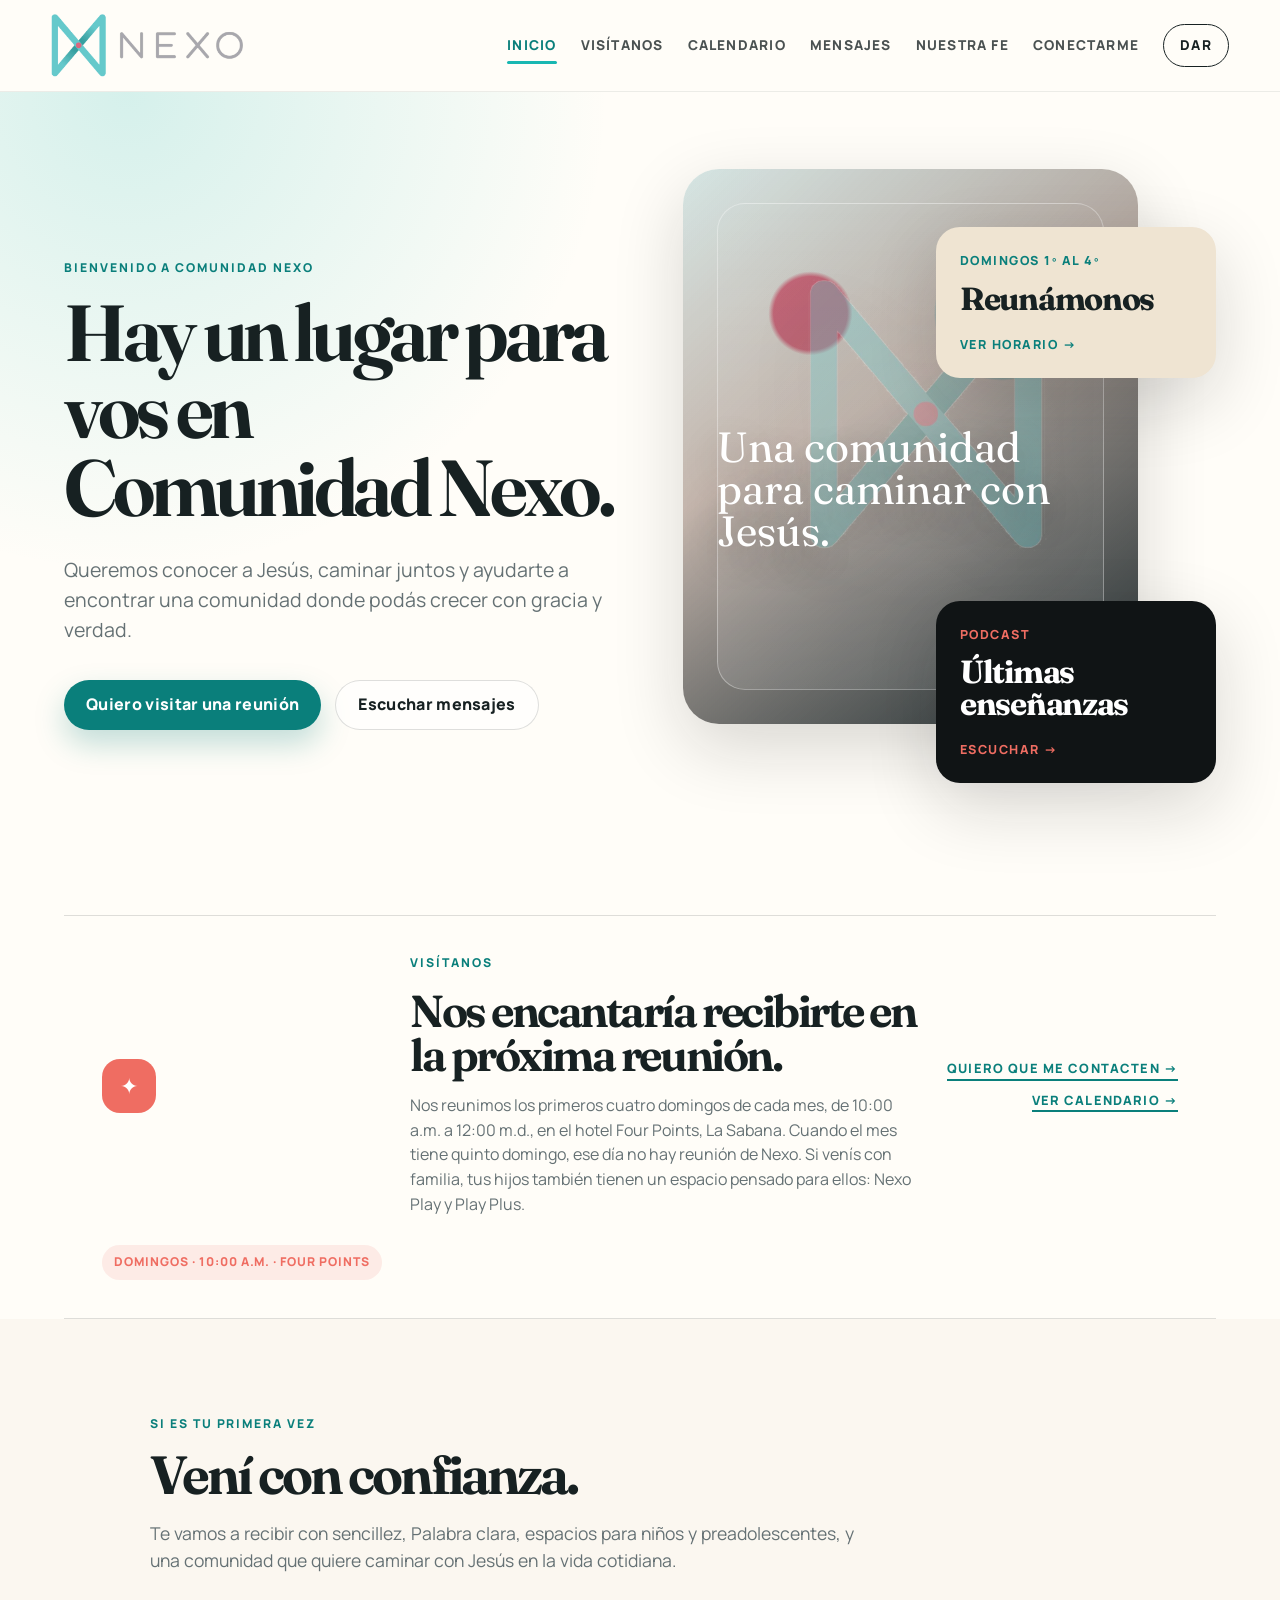
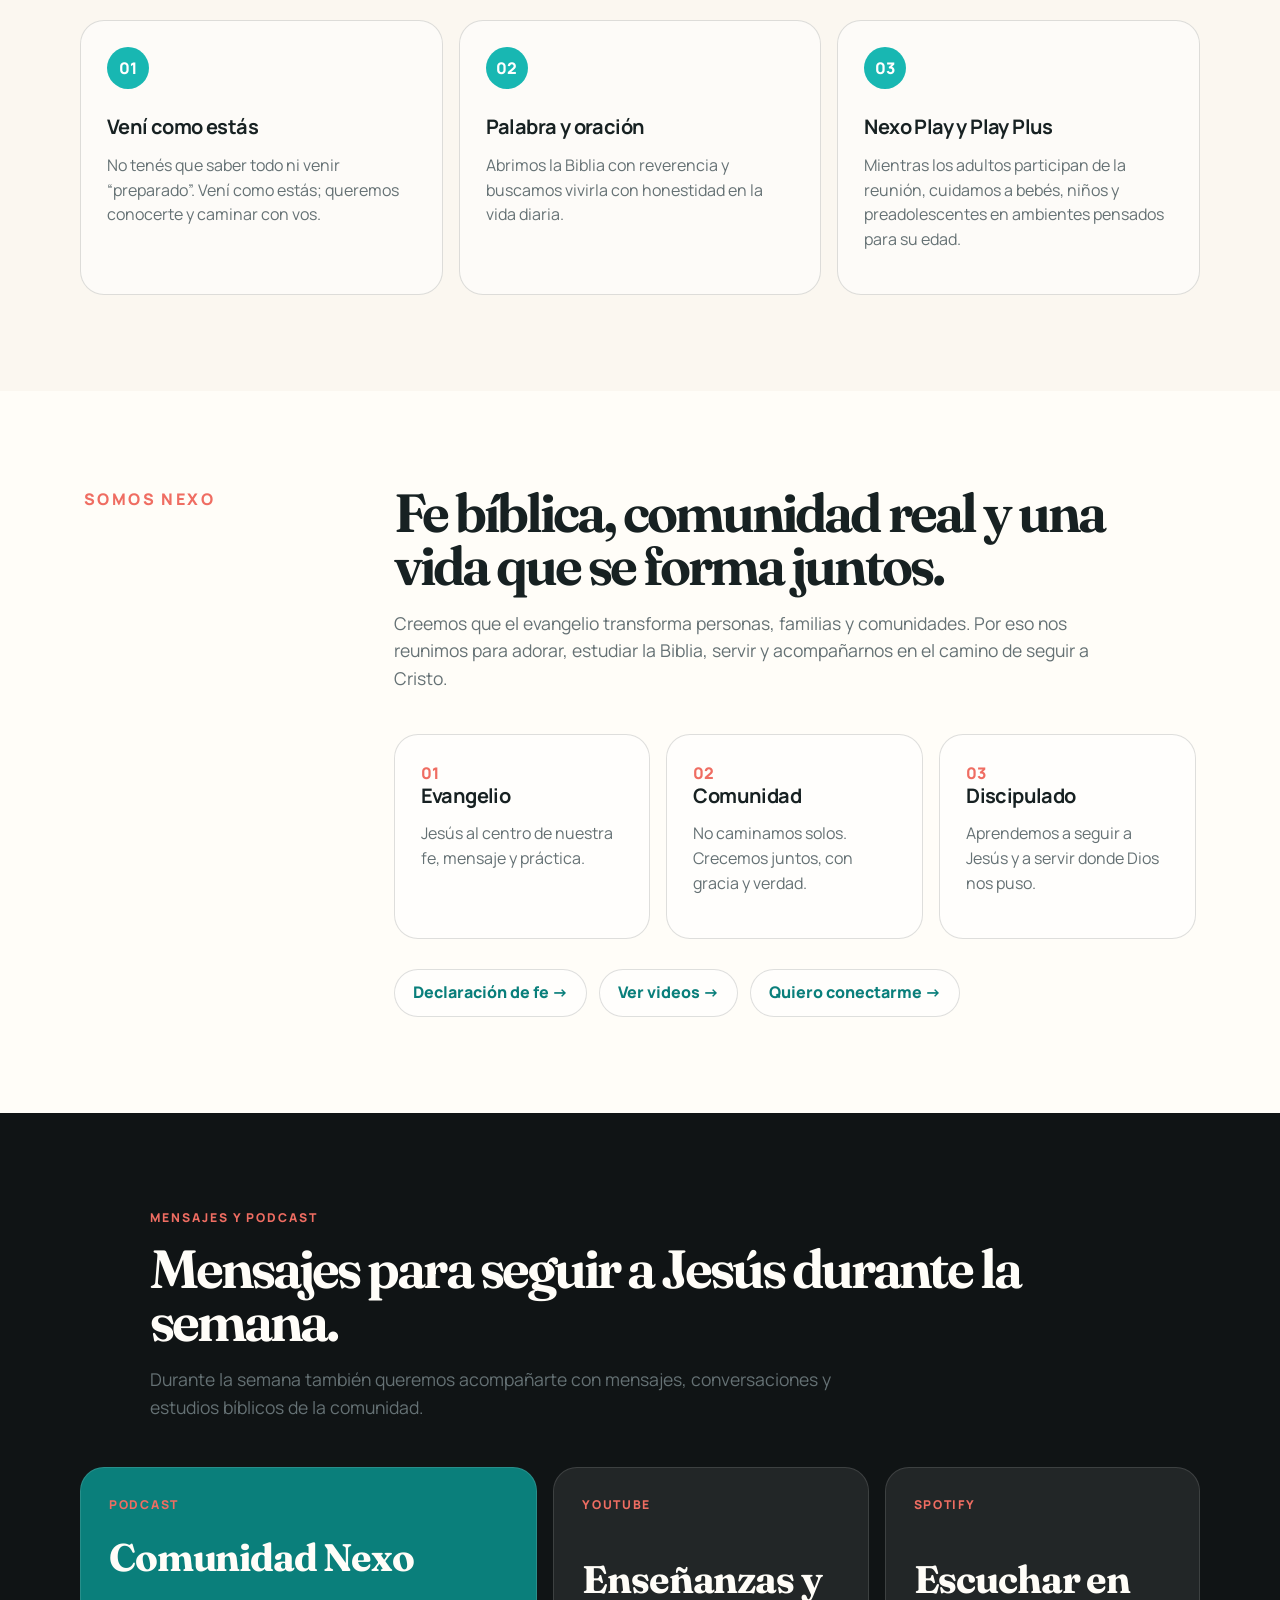
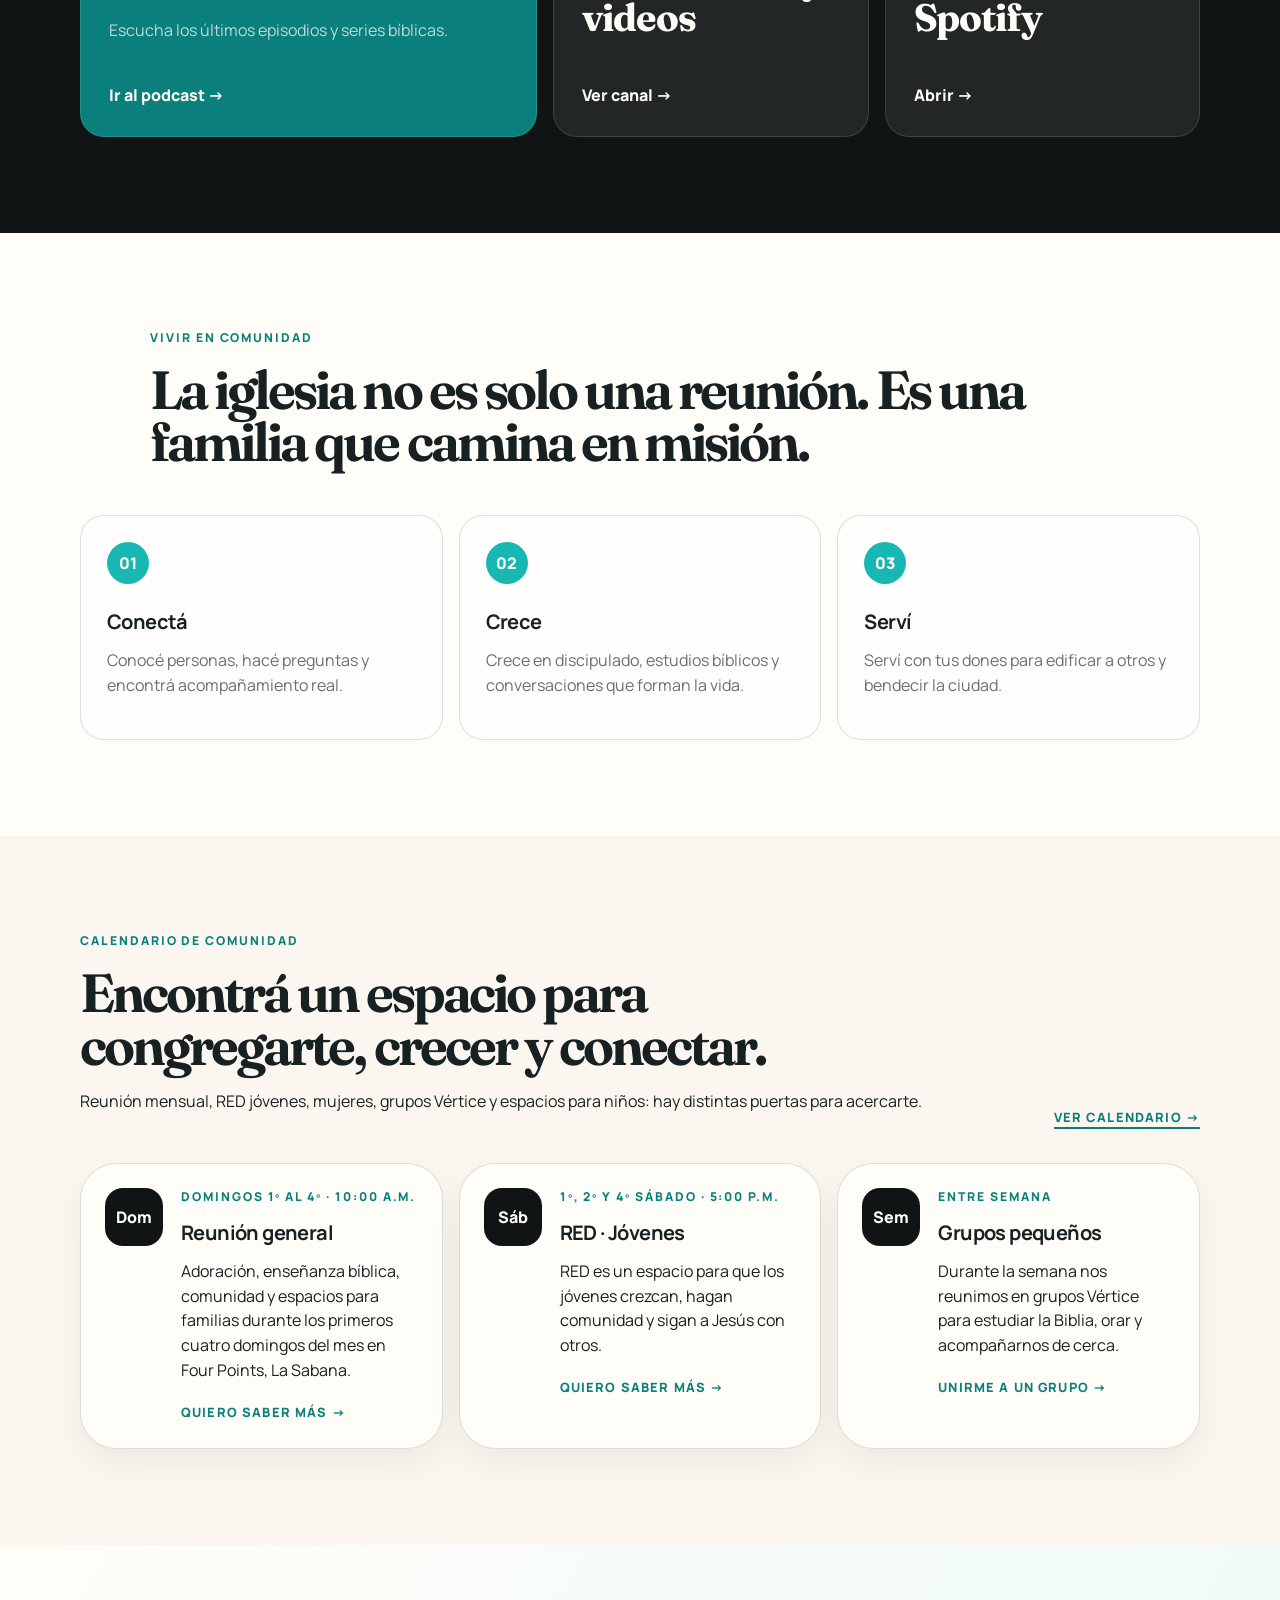
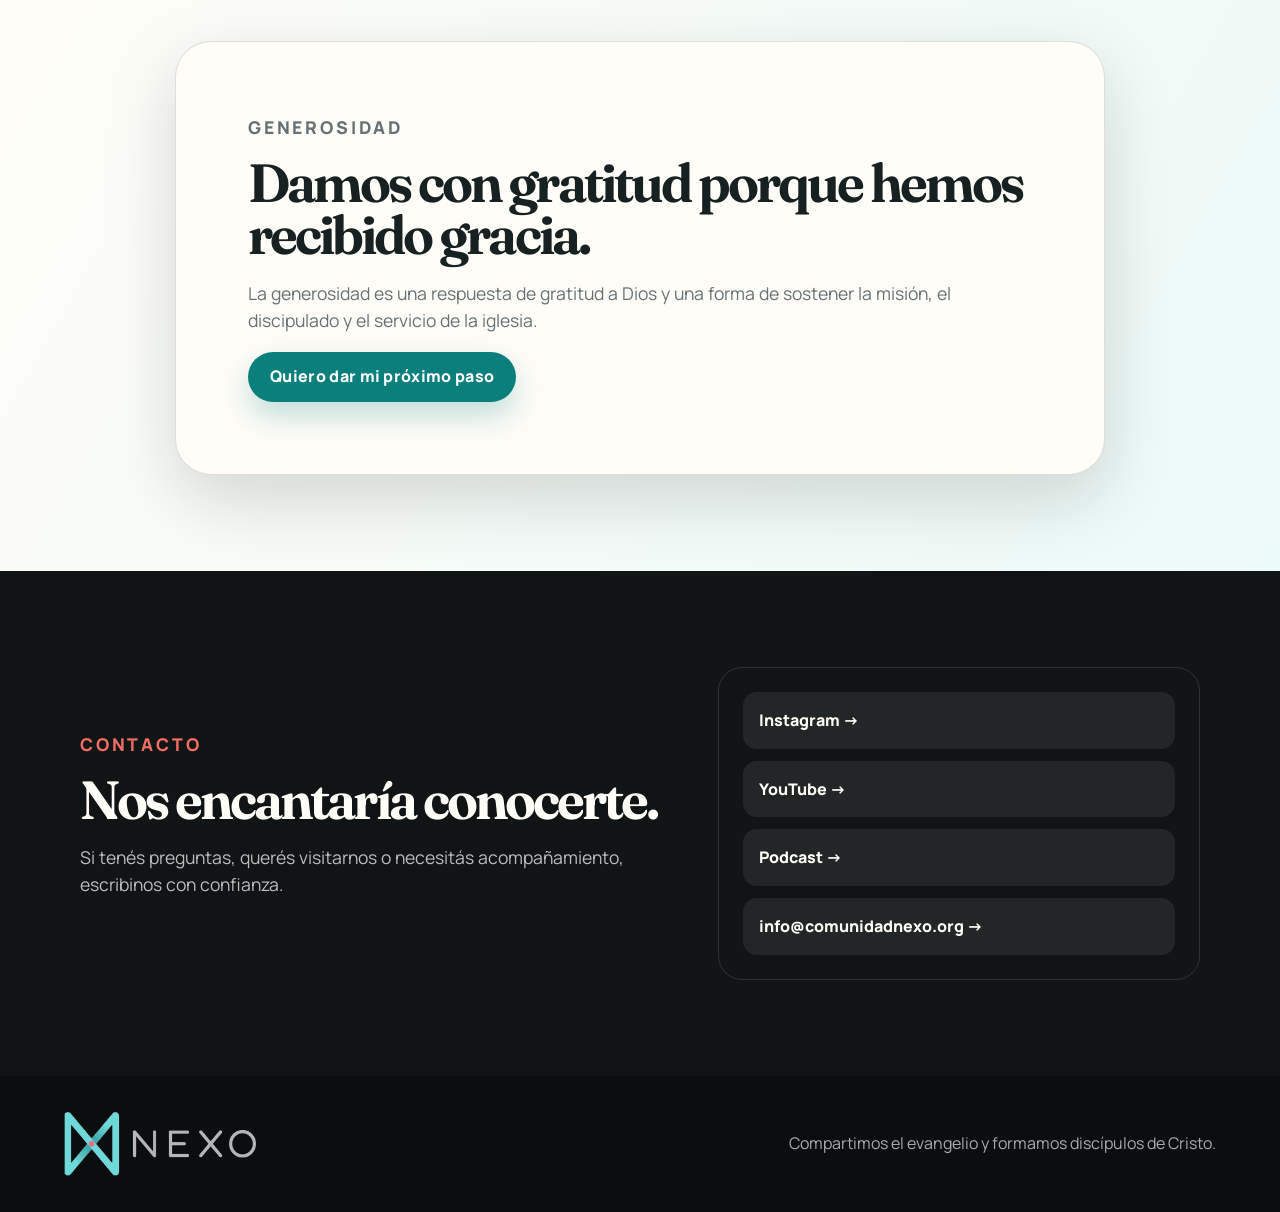
<file: index.html>
<!doctype html>
<html lang="es">
<head>
  <meta charset="utf-8" />
  <meta name="viewport" content="width=device-width, initial-scale=1" />
  <title>Comunidad Nexo | Iglesia cristiana</title>
  <meta name="description" content="Comunidad cristiana enfocada en compartir el evangelio y formar discípulos de Cristo con gracia y verdad." />
  <meta property="og:title" content="Comunidad Nexo" />
  <meta property="og:description" content="Hay un lugar para vos en Comunidad Nexo." />
  <meta property="og:type" content="website" />
  <meta name="theme-color" content="#19b7b2" />
  <link rel="icon" type="image/png" href="assets/nexo-icon-clean-web.png" />
  <link rel="preconnect" href="https://fonts.googleapis.com">
  <link rel="preconnect" href="https://fonts.gstatic.com" crossorigin>
  <link href="https://fonts.googleapis.com/css2?family=Fraunces:opsz,wght@9..144,500;9..144,650;9..144,750&family=Manrope:wght@400;500;600;700;800&display=swap" rel="stylesheet">
  <link rel="stylesheet" href="styles.css?v=20260529-four-sundays" />
</head>
<body>
  <header class="site-header" data-header>
    <a href="index.html" class="brand" aria-label="Comunidad Nexo inicio">
      <img class="brand-logo" src="assets/nexo-logo-clean-web.png" alt="Comunidad Nexo" />
    </a>
    <button class="menu-toggle" data-menu-toggle aria-label="Abrir menú" aria-expanded="false"><span></span><span></span></button>
    <nav class="nav" data-nav aria-label="Navegación principal">
      <a href="index.html" class="active">Inicio</a><a href="index.html#visitanos" class="">Visítanos</a><a href="calendario.html" class="">Calendario</a><a href="videos.html" class="">Mensajes</a><a href="declaracion-de-fe.html" class="">Nuestra fe</a><a href="registro.html" class="">Conectarme</a><a href="index.html#dar" class="nav-pill">Dar</a>
    </nav>
  </header>

  <main id="inicio">
    <section class="hero section-pad">
      <div class="hero-grid">
        <div class="hero-copy reveal">
          <p class="eyebrow">Bienvenido a Comunidad Nexo</p>
          <h1>Hay un lugar para vos en Comunidad Nexo.</h1>
          <p class="lead">Queremos conocer a Jesús, caminar juntos y ayudarte a encontrar una comunidad donde podás crecer con gracia y verdad.</p>
          <div class="hero-actions">
            <a class="btn btn-primary" href="#visitanos">Quiero visitar una reunión</a>
            <a class="btn btn-ghost" href="#mensajes">Escuchar mensajes</a>
          </div>
        </div>

        <div class="hero-visual reveal" aria-label="Comunidad Nexo">
          <div class="photo-card photo-main">
            <img class="hero-logo-mark" src="assets/nexo-icon-clean-web.png" alt="" aria-hidden="true" />
            <div class="photo-gradient"></div>
            <div class="photo-caption">Una comunidad para caminar con Jesús.</div>
          </div>
          <a class="quick-card card-visit" href="#visitanos">
            <span>Domingos 1º al 4º</span>
            <strong>Reunámonos</strong>
            <em>ver horario →</em>
          </a>
          <a class="quick-card card-message" href="#mensajes">
            <span>Podcast</span>
            <strong>Últimas enseñanzas</strong>
            <em>escuchar →</em>
          </a>
        </div>
      </div>
    </section>

    <section id="visitanos" class="visit-strip reveal" aria-labelledby="visit-title">
      <div class="nexo-symbol" aria-hidden="true">✦</div>
      <div>
        <p class="eyebrow">Visítanos</p>
        <h2 id="visit-title">Nos encantaría recibirte en la próxima reunión.</h2>
        <p>Nos reunimos los primeros cuatro domingos de cada mes, de 10:00 a.m. a 12:00 m.d., en el hotel Four Points, La Sabana. Cuando el mes tiene quinto domingo, ese día no hay reunión de Nexo. Si venís con familia, tus hijos también tienen un espacio pensado para ellos: Nexo Play y Play Plus.</p>
      </div>
      <div class="visit-actions">
        <a class="text-link" href="registro.html">Quiero que me contacten →</a>
        <a class="text-link" href="calendario.html">Ver calendario →</a>
      </div>
    </section>

    <section id="que-esperar" class="section-pad soft-section">
      <div class="section-heading reveal">
        <p class="eyebrow">Si es tu primera vez</p>
        <h2>Vení con confianza.</h2>
        <p>Te vamos a recibir con sencillez, Palabra clara, espacios para niños y preadolescentes, y una comunidad que quiere caminar con Jesús en la vida cotidiana.</p>
      </div>
      <div class="path-grid reveal">
        <article><div class="path-number">01</div><h3>Vení como estás</h3><p>No tenés que saber todo ni venir “preparado”. Vení como estás; queremos conocerte y caminar con vos.</p></article>
        <article><div class="path-number">02</div><h3>Palabra y oración</h3><p>Abrimos la Biblia con reverencia y buscamos vivirla con honestidad en la vida diaria.</p></article>
        <article><div class="path-number">03</div><h3>Nexo Play y Play Plus</h3><p>Mientras los adultos participan de la reunión, cuidamos a bebés, niños y preadolescentes en ambientes pensados para su edad.</p></article>
      </div>
    </section>

    <section id="somos" class="split section-pad">
      <div class="section-kicker reveal">Somos Nexo</div>
      <div class="split-content reveal">
        <h2>Fe bíblica, comunidad real y una vida que se forma juntos.</h2>
        <p>Creemos que el evangelio transforma personas, familias y comunidades. Por eso nos reunimos para adorar, estudiar la Biblia, servir y acompañarnos en el camino de seguir a Cristo.</p>
        <div class="values-grid">
          <article>
            <span>01</span>
            <h3>Evangelio</h3>
            <p>Jesús al centro de nuestra fe, mensaje y práctica.</p>
          </article>
          <article>
            <span>02</span>
            <h3>Comunidad</h3>
            <p>No caminamos solos. Crecemos juntos, con gracia y verdad.</p>
          </article>
          <article>
            <span>03</span>
            <h3>Discipulado</h3>
            <p>Aprendemos a seguir a Jesús y a servir donde Dios nos puso.</p>
          </article>
        </div>
        <div class="internal-links-row reveal">
          <a href="declaracion-de-fe.html">Declaración de fe →</a>
          <a href="videos.html">Ver videos →</a>
          <a href="registro.html">Quiero conectarme →</a>
        </div>
      </div>
    </section>

    <section id="mensajes" class="teaching section-pad dark-section">
      <div class="section-heading reveal">
        <p class="eyebrow">Mensajes y podcast</p>
        <h2>Mensajes para seguir a Jesús durante la semana.</h2>
        <p>Durante la semana también queremos acompañarte con mensajes, conversaciones y estudios bíblicos de la comunidad.</p>
      </div>
      <div class="teaching-grid reveal">
        <a class="teaching-card featured" href="https://nexo.buzzsprout.com/" target="_blank" rel="noopener">
          <span>Podcast</span>
          <h3>Comunidad Nexo</h3>
          <p>Escucha los últimos episodios y series bíblicas.</p>
          <em>Ir al podcast →</em>
        </a>
        <a class="teaching-card" href="https://www.youtube.com/@comunidadnexo9210" target="_blank" rel="noopener">
          <span>YouTube</span>
          <h3>Enseñanzas y videos</h3>
          <em>Ver canal →</em>
        </a>
        <a class="teaching-card" href="https://open.spotify.com/show/6SeEQK752pXimNSMB2VXi6" target="_blank" rel="noopener">
          <span>Spotify</span>
          <h3>Escuchar en Spotify</h3>
          <em>Abrir →</em>
        </a>
      </div>
    </section>

    <section id="comunidad" class="community section-pad">
      <div class="section-heading reveal">
        <p class="eyebrow">Vivir en comunidad</p>
        <h2>La iglesia no es solo una reunión. Es una familia que camina en misión.</h2>
      </div>
      <div class="path-grid reveal">
        <article>
          <div class="path-number">01</div>
          <h3>Conectá</h3>
          <p>Conocé personas, hacé preguntas y encontrá acompañamiento real.</p>
        </article>
        <article>
          <div class="path-number">02</div>
          <h3>Crece</h3>
          <p>Crece en discipulado, estudios bíblicos y conversaciones que forman la vida.</p>
        </article>
        <article>
          <div class="path-number">03</div>
          <h3>Serví</h3>
          <p>Serví con tus dones para edificar a otros y bendecir la ciudad.</p>
        </article>
      </div>
    </section>

    <section id="calendario" class="events section-pad soft-section calendar-preview-section">
      <div class="events-top reveal">
        <div>
          <p class="eyebrow">Calendario de comunidad</p>
          <h2>Encontrá un espacio para congregarte, crecer y conectar.</h2>
          <p>Reunión mensual, RED jóvenes, mujeres, grupos Vértice y espacios para niños: hay distintas puertas para acercarte.</p>
        </div>
        <a class="text-link" href="calendario.html">Ver calendario →</a>
      </div>
      <div class="upcoming-grid reveal">
        <article class="upcoming-card sunday"><span class="event-date">Dom</span><div><p class="eyebrow">Domingos 1º al 4º · 10:00 a.m.</p><h3>Reunión general</h3><p>Adoración, enseñanza bíblica, comunidad y espacios para familias durante los primeros cuatro domingos del mes en Four Points, La Sabana.</p><button class="text-link modal-trigger" data-modal-target="modal-cal-domingo">Quiero saber más →</button></div></article>
        <article class="upcoming-card youth"><span class="event-date">Sáb</span><div><p class="eyebrow">1º, 2º y 4º sábado · 5:00 p.m.</p><h3>RED · Jóvenes</h3><p>RED es un espacio para que los jóvenes crezcan, hagan comunidad y sigan a Jesús con otros.</p><button class="text-link modal-trigger" data-modal-target="modal-cal-jovenes">Quiero saber más →</button></div></article>
        <article class="upcoming-card groups"><span class="event-date">Sem</span><div><p class="eyebrow">Entre semana</p><h3>Grupos pequeños</h3><p>Durante la semana nos reunimos en grupos Vértice para estudiar la Biblia, orar y acompañarnos de cerca.</p><a class="text-link" href="calendario.html#grupos">Unirme a un grupo →</a></div></article>
      </div>
    </section>

    <section id="dar" class="giving section-pad">
      <div class="giving-card reveal">
        <p class="eyebrow">Generosidad</p>
        <h2>Damos con gratitud porque hemos recibido gracia.</h2>
        <p>La generosidad es una respuesta de gratitud a Dios y una forma de sostener la misión, el discipulado y el servicio de la iglesia.</p>
        <a class="btn btn-primary" href="registro.html">Quiero dar mi próximo paso</a>
      </div>
    </section>

    <section id="contacto" class="contact section-pad dark-section">
      <div class="contact-grid reveal">
        <div>
          <p class="eyebrow">Contacto</p>
          <h2>Nos encantaría conocerte.</h2>
          <p>Si tenés preguntas, querés visitarnos o necesitás acompañamiento, escribinos con confianza.</p>
        </div>
        <div class="contact-card">
          <a href="https://www.instagram.com/comunidad.nexo/" target="_blank" rel="noopener">Instagram →</a>
          <a href="https://www.youtube.com/@comunidadnexo9210" target="_blank" rel="noopener">YouTube →</a>
          <a href="https://nexo.buzzsprout.com/" target="_blank" rel="noopener">Podcast →</a>
          <a href="mailto:info@comunidadnexo.org">info@comunidadnexo.org →</a>
        </div>
      </div>
    </section>
  </main>

  <dialog class="belief-modal event-modal" id="modal-cal-domingo"><button class="modal-close" data-modal-close aria-label="Cerrar">×</button><p class="eyebrow">Domingos 1º al 4º · 10:00 a.m. a 12:00 m.d.</p><h2>Reunión general</h2><p>Nos reunimos los primeros cuatro domingos de cada mes en el hotel Four Points, La Sabana, para adorar, estudiar la Biblia y vivir comunidad. Si el mes tiene quinto domingo, ese domingo no hay reunión de Nexo.</p><p><strong>Familias:</strong> durante la reunión hay Nexo Play para bebés hasta 9 años y Play Plus para chicos de 10 a 14.</p><a class="btn btn-primary" href="calendario.html">Ver calendario</a></dialog>
  <dialog class="belief-modal event-modal" id="modal-cal-jovenes"><button class="modal-close" data-modal-close aria-label="Cerrar">×</button><p class="eyebrow">Jóvenes · Sábados seleccionados</p><h2>RED · Jóvenes</h2><p><strong>Primer sábado:</strong> 13 a 17 años. <strong>Segundo sábado:</strong> 18 a 26 años. <strong>Cuarto sábado:</strong> reunión juntos.</p><p>Todas las reuniones son de 5:00 p.m. a 7:00 p.m. en el hotel Four Points, La Sabana. Coordinan Daniel Arceyut y Andrés Monghalo.</p><a class="btn btn-primary" href="calendario.html">Ver próximas fechas</a></dialog>

  <footer class="footer">
    <div class="brand small">
      <img class="brand-logo footer-logo" src="assets/nexo-logo-clean-web.png" alt="Comunidad Nexo" />
    </div>
    <p>Compartimos el evangelio y formamos discípulos de Cristo.</p>
  </footer>

  <script src="script.js?v=20260529-four-sundays"></script>
</body>
</html>
</file>
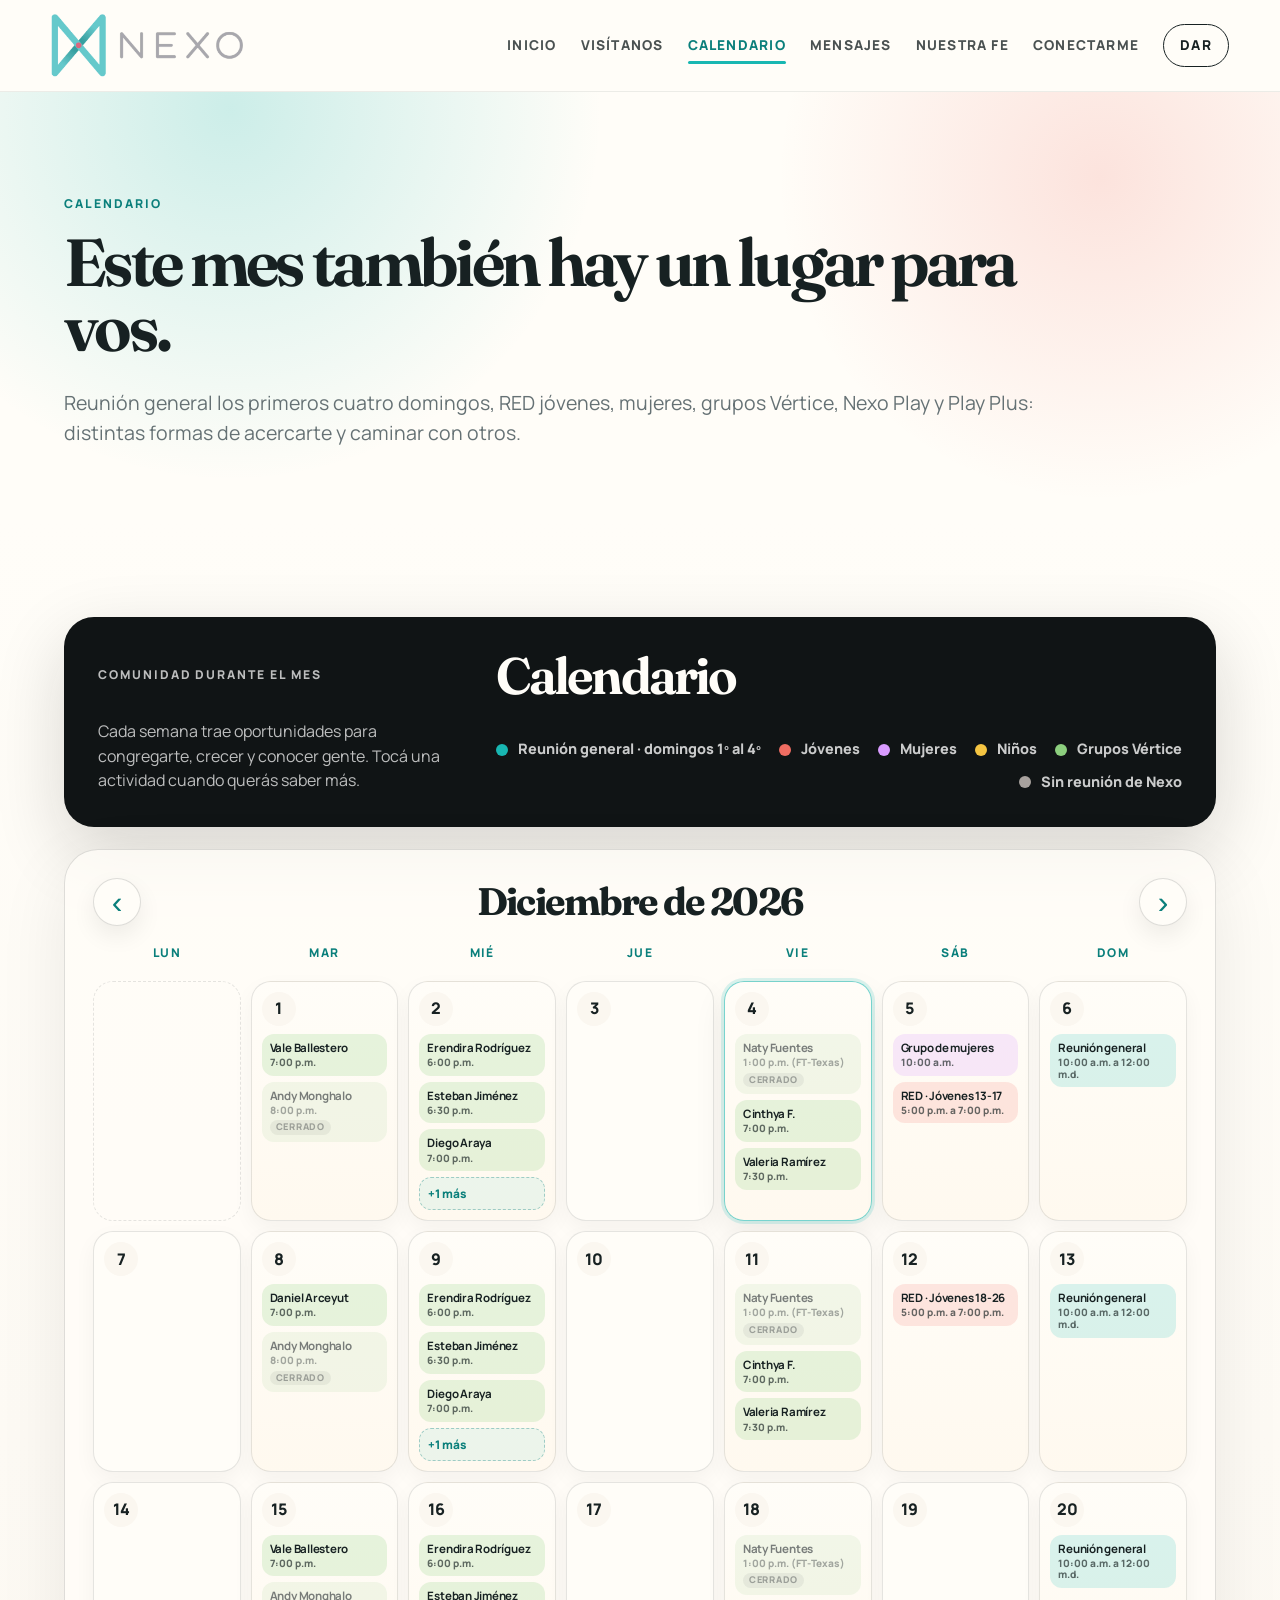
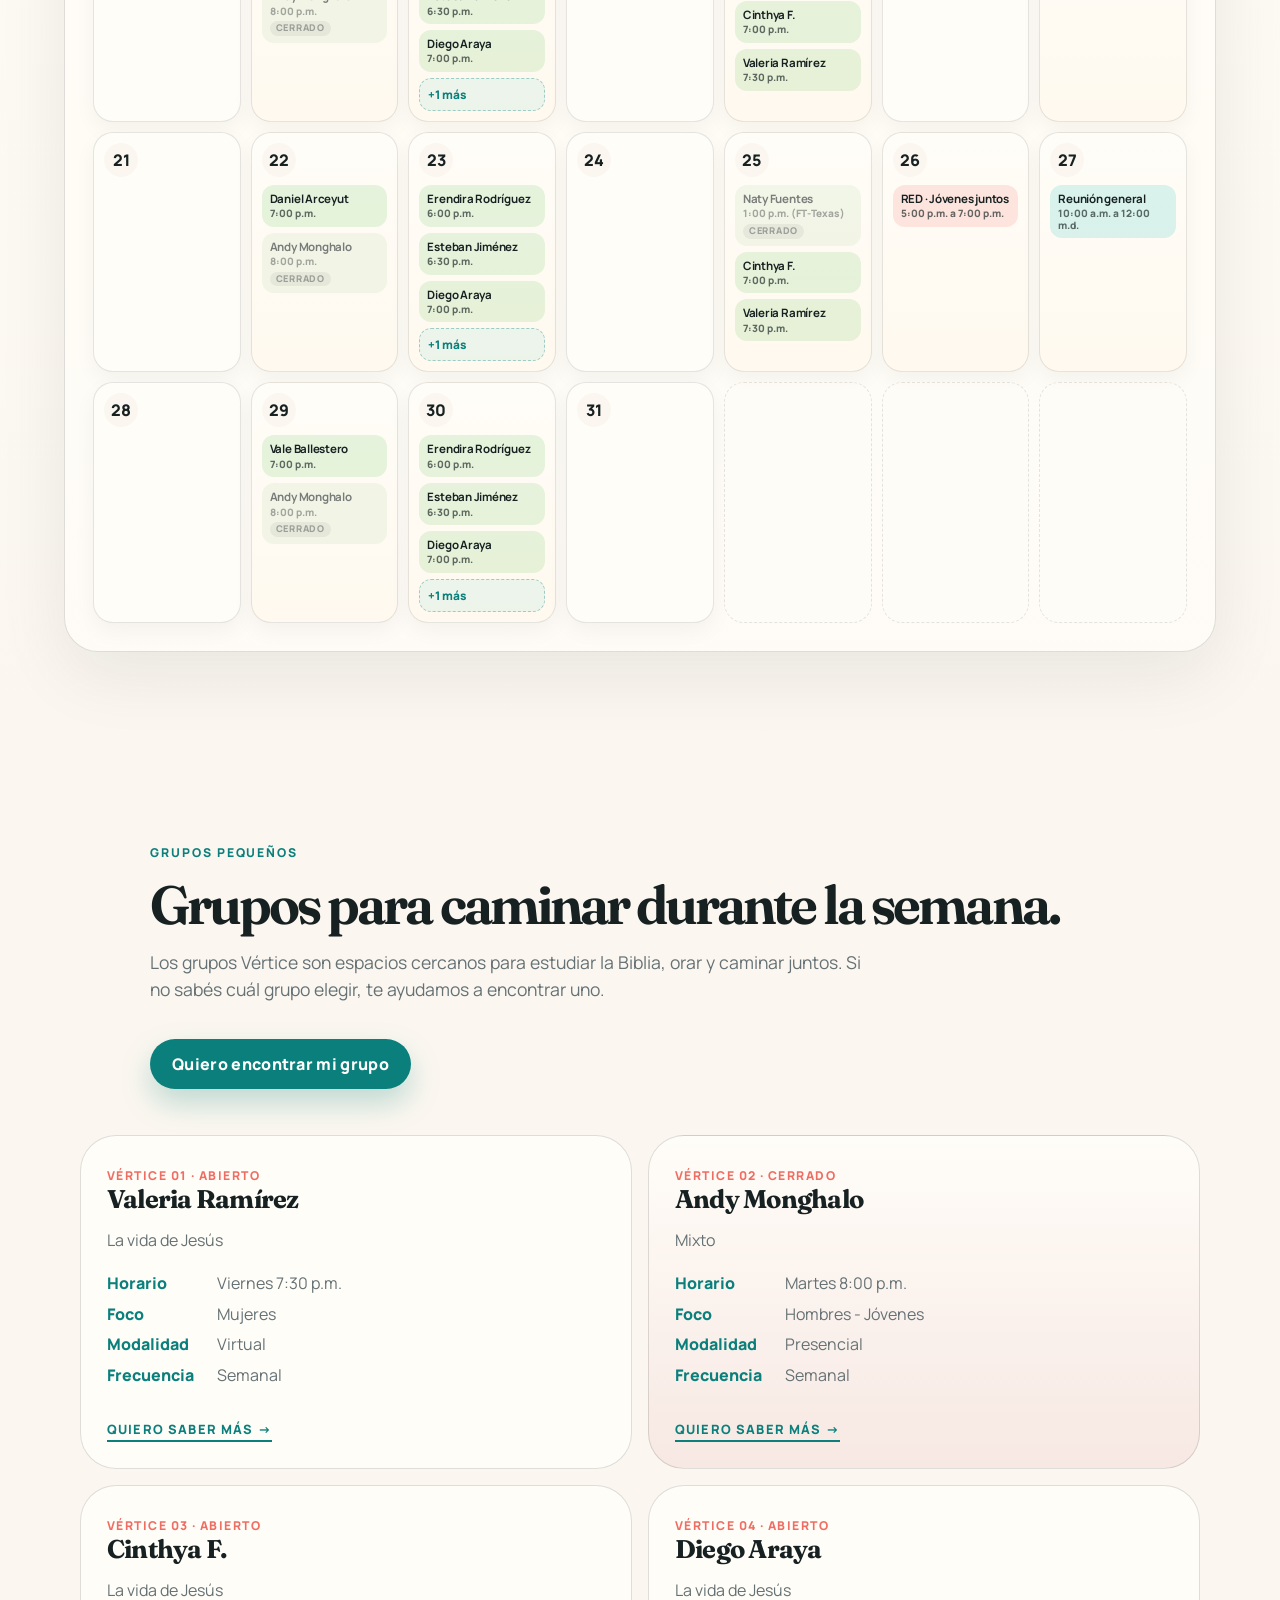
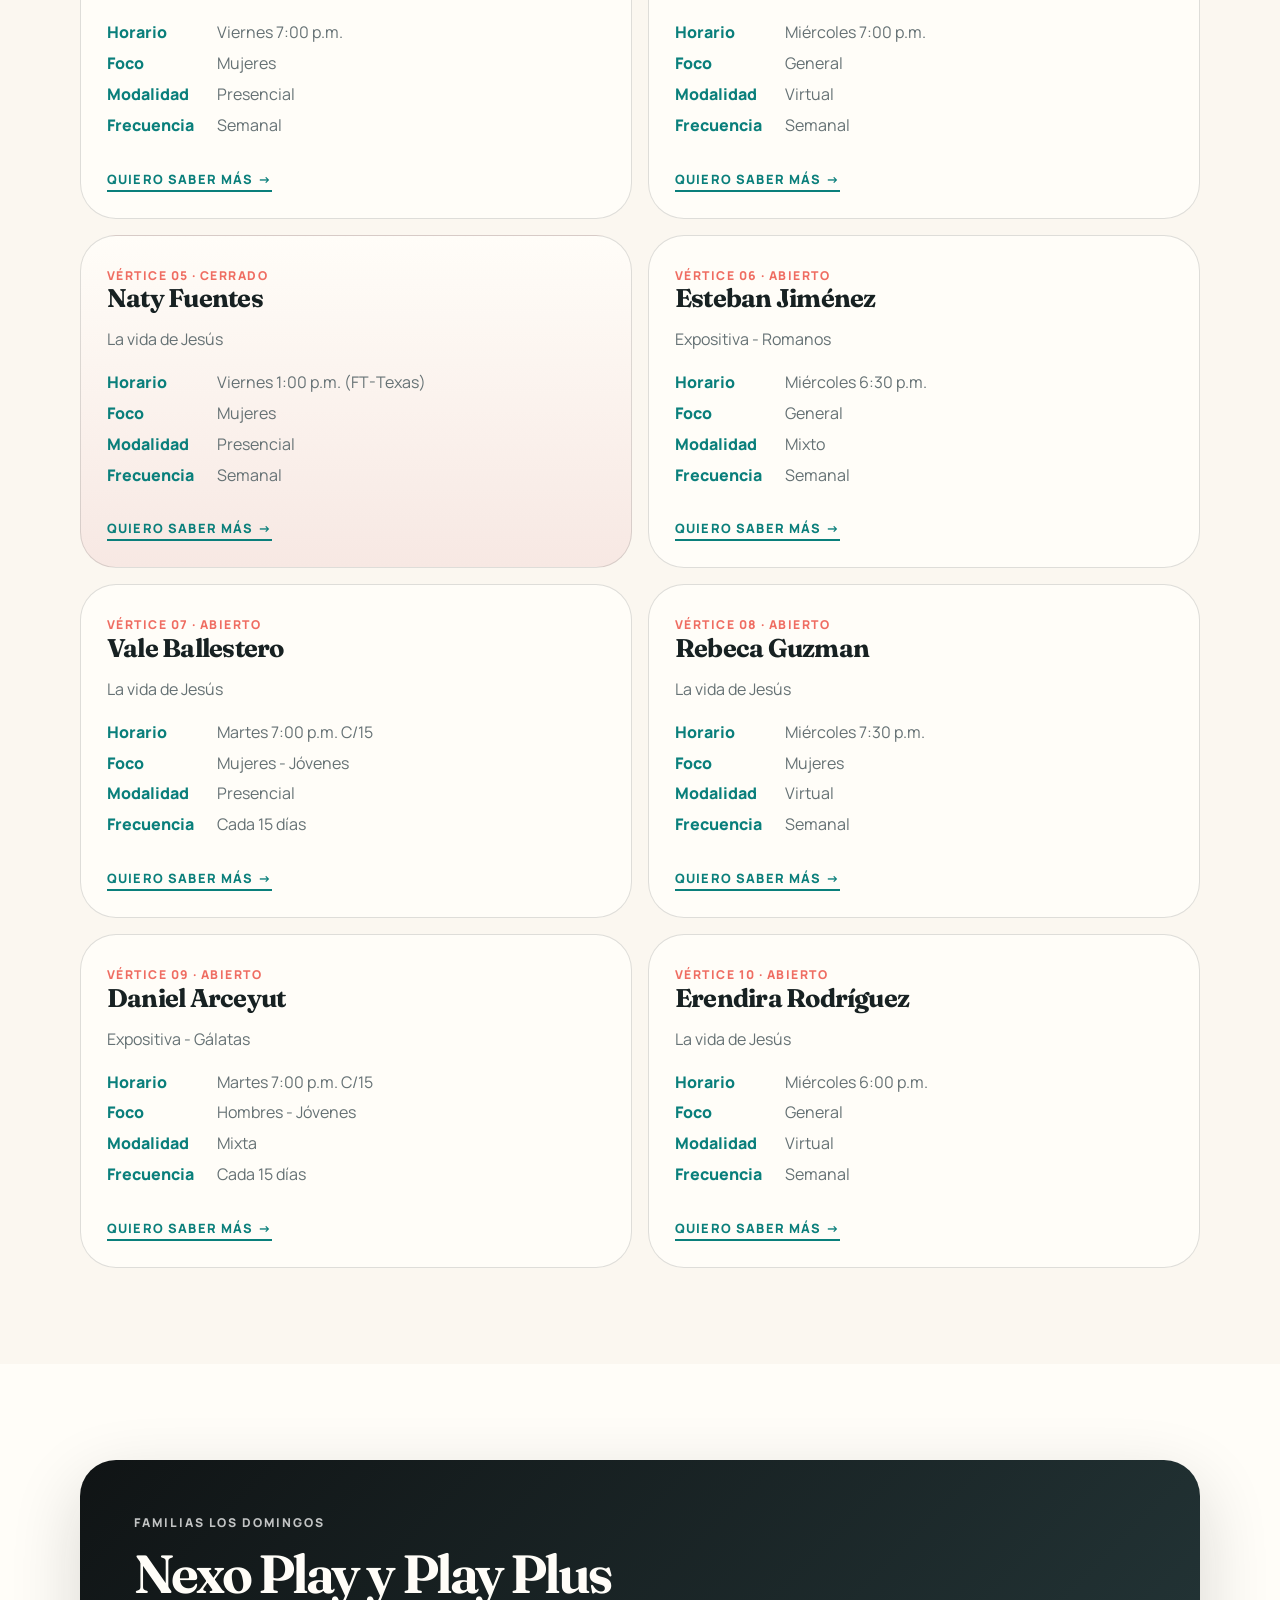
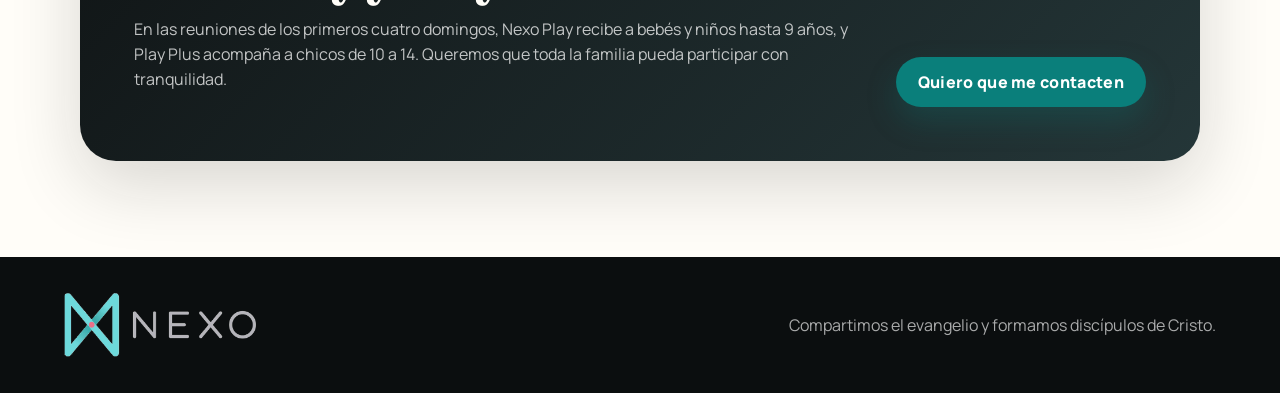
<file: calendario.html>
<!doctype html>
<html lang="es">
<head>
  <meta charset="utf-8" />
  <meta name="viewport" content="width=device-width, initial-scale=1" />
  <title>Calendario | Comunidad Nexo</title>
  <meta name="description" content="Calendario de reuniones, jóvenes, mujeres, grupos pequeños y actividades de Comunidad Nexo." />
  <meta name="theme-color" content="#19b7b2" />
  <link rel="icon" type="image/png" href="assets/nexo-icon-clean-web.png" />
  <link rel="preconnect" href="https://fonts.googleapis.com">
  <link rel="preconnect" href="https://fonts.gstatic.com" crossorigin>
  <link href="https://fonts.googleapis.com/css2?family=Fraunces:opsz,wght@9..144,500;9..144,650;9..144,750&family=Manrope:wght@400;500;600;700;800&display=swap" rel="stylesheet">
  <link rel="stylesheet" href="styles.css?v=20260529-four-sundays" />
</head>
<body>
  <header class="site-header" data-header>
    <a href="index.html" class="brand" aria-label="Comunidad Nexo inicio"><img class="brand-logo" src="assets/nexo-logo-clean-web.png" alt="Comunidad Nexo" /></a>
    <button class="menu-toggle" data-menu-toggle aria-label="Abrir menú" aria-expanded="false"><span></span><span></span></button>
    <nav class="nav" data-nav aria-label="Navegación principal">
      <a href="index.html" class="">Inicio</a><a href="index.html#visitanos" class="">Visítanos</a><a href="calendario.html" class="active">Calendario</a><a href="videos.html" class="">Mensajes</a><a href="declaracion-de-fe.html" class="">Nuestra fe</a><a href="registro.html" class="">Conectarme</a><a href="index.html#dar" class="nav-pill">Dar</a>
    </nav>
  </header>
  <main>
    <section class="page-hero calendar-hero">
      <p class="eyebrow">Calendario</p>
      <h1>Este mes también hay un lugar para vos.</h1>
      <p class="lead">Reunión general los primeros cuatro domingos, RED jóvenes, mujeres, grupos Vértice, Nexo Play y Play Plus: distintas formas de acercarte y caminar con otros.</p>
    </section>

    <section class="calendar-section section-pad">
      <div class="calendar-shell">
        <div class="calendar-intro">
          <p class="eyebrow">Comunidad durante el mes</p>
          <h2>Calendario</h2>
          <p>Cada semana trae oportunidades para congregarte, crecer y conocer gente. Tocá una actividad cuando querás saber más.</p>
          <div class="calendar-legend">
            <span class="legend-dot general"></span> Reunión general · domingos 1º al 4º
            <span class="legend-dot youth"></span> Jóvenes
            <span class="legend-dot women"></span> Mujeres
            <span class="legend-dot kids"></span> Niños
            <span class="legend-dot groups"></span> Grupos Vértice
            <span class="legend-dot no-meeting"></span> Sin reunión de Nexo
          </div>
        </div>
        <div class="month-calendar-panel">
          <div class="calendar-toolbar">
            <button class="calendar-nav-btn" type="button" data-calendar-prev aria-label="Mes anterior">‹</button>
            <h3 data-calendar-title>Calendario</h3>
            <button class="calendar-nav-btn" type="button" data-calendar-next aria-label="Mes siguiente">›</button>
          </div>
          <div class="calendar-board month-board" data-calendar-board></div>
        </div>
      </div>
    </section>

    <section id="grupos" class="groups-section section-pad soft-section">
      <div class="section-heading reveal">
        <p class="eyebrow">Grupos pequeños</p>
        <h2>Grupos para caminar durante la semana.</h2>
        <p>Los grupos Vértice son espacios cercanos para estudiar la Biblia, orar y caminar juntos. Si no sabés cuál grupo elegir, te ayudamos a encontrar uno.</p><a class="btn btn-primary vertice-form-cta" href="grupos-vertice.html">Quiero encontrar mi grupo</a>
      </div>
      <div class="small-groups-grid vertice-groups-grid reveal">
        <article class="vertice-group-card"><span>Vértice 01 · Abierto</span><h3>Valeria Ramírez</h3><p>La vida de Jesús</p><dl><dt>Horario</dt><dd>Viernes 7:30 p.m.</dd><dt>Foco</dt><dd>Mujeres</dd><dt>Modalidad</dt><dd>Virtual</dd><dt>Frecuencia</dt><dd>Semanal</dd></dl><a class="text-link vertice-card-link" href="grupos-vertice.html">Quiero saber más →</a></article>
        <article class="vertice-group-card closed"><span>Vértice 02 · Cerrado</span><h3>Andy Monghalo</h3><p>Mixto</p><dl><dt>Horario</dt><dd>Martes 8:00 p.m.</dd><dt>Foco</dt><dd>Hombres - Jóvenes</dd><dt>Modalidad</dt><dd>Presencial</dd><dt>Frecuencia</dt><dd>Semanal</dd></dl><a class="text-link vertice-card-link" href="grupos-vertice.html">Quiero saber más →</a></article>
        <article class="vertice-group-card"><span>Vértice 03 · Abierto</span><h3>Cinthya F.</h3><p>La vida de Jesús</p><dl><dt>Horario</dt><dd>Viernes 7:00 p.m.</dd><dt>Foco</dt><dd>Mujeres</dd><dt>Modalidad</dt><dd>Presencial</dd><dt>Frecuencia</dt><dd>Semanal</dd></dl><a class="text-link vertice-card-link" href="grupos-vertice.html">Quiero saber más →</a></article>
        <article class="vertice-group-card"><span>Vértice 04 · Abierto</span><h3>Diego Araya</h3><p>La vida de Jesús</p><dl><dt>Horario</dt><dd>Miércoles 7:00 p.m.</dd><dt>Foco</dt><dd>General</dd><dt>Modalidad</dt><dd>Virtual</dd><dt>Frecuencia</dt><dd>Semanal</dd></dl><a class="text-link vertice-card-link" href="grupos-vertice.html">Quiero saber más →</a></article>
        <article class="vertice-group-card closed"><span>Vértice 05 · Cerrado</span><h3>Naty Fuentes</h3><p>La vida de Jesús</p><dl><dt>Horario</dt><dd>Viernes 1:00 p.m. (FT-Texas)</dd><dt>Foco</dt><dd>Mujeres</dd><dt>Modalidad</dt><dd>Presencial</dd><dt>Frecuencia</dt><dd>Semanal</dd></dl><a class="text-link vertice-card-link" href="grupos-vertice.html">Quiero saber más →</a></article>
        <article class="vertice-group-card"><span>Vértice 06 · Abierto</span><h3>Esteban Jiménez</h3><p>Expositiva - Romanos</p><dl><dt>Horario</dt><dd>Miércoles 6:30 p.m.</dd><dt>Foco</dt><dd>General</dd><dt>Modalidad</dt><dd>Mixto</dd><dt>Frecuencia</dt><dd>Semanal</dd></dl><a class="text-link vertice-card-link" href="grupos-vertice.html">Quiero saber más →</a></article>
        <article class="vertice-group-card"><span>Vértice 07 · Abierto</span><h3>Vale Ballestero</h3><p>La vida de Jesús</p><dl><dt>Horario</dt><dd>Martes 7:00 p.m. C/15</dd><dt>Foco</dt><dd>Mujeres - Jóvenes</dd><dt>Modalidad</dt><dd>Presencial</dd><dt>Frecuencia</dt><dd>Cada 15 días</dd></dl><a class="text-link vertice-card-link" href="grupos-vertice.html">Quiero saber más →</a></article>
        <article class="vertice-group-card"><span>Vértice 08 · Abierto</span><h3>Rebeca Guzman</h3><p>La vida de Jesús</p><dl><dt>Horario</dt><dd>Miércoles 7:30 p.m.</dd><dt>Foco</dt><dd>Mujeres</dd><dt>Modalidad</dt><dd>Virtual</dd><dt>Frecuencia</dt><dd>Semanal</dd></dl><a class="text-link vertice-card-link" href="grupos-vertice.html">Quiero saber más →</a></article>
        <article class="vertice-group-card"><span>Vértice 09 · Abierto</span><h3>Daniel Arceyut</h3><p>Expositiva - Gálatas</p><dl><dt>Horario</dt><dd>Martes 7:00 p.m. C/15</dd><dt>Foco</dt><dd>Hombres - Jóvenes</dd><dt>Modalidad</dt><dd>Mixta</dd><dt>Frecuencia</dt><dd>Cada 15 días</dd></dl><a class="text-link vertice-card-link" href="grupos-vertice.html">Quiero saber más →</a></article>
        <article class="vertice-group-card"><span>Vértice 10 · Abierto</span><h3>Erendira Rodríguez</h3><p>La vida de Jesús</p><dl><dt>Horario</dt><dd>Miércoles 6:00 p.m.</dd><dt>Foco</dt><dd>General</dd><dt>Modalidad</dt><dd>Virtual</dd><dt>Frecuencia</dt><dd>Semanal</dd></dl><a class="text-link vertice-card-link" href="grupos-vertice.html">Quiero saber más →</a></article>
      </div>
    </section>

    <section class="section-pad">
      <div class="family-card reveal">
        <div><p class="eyebrow">Familias los domingos</p><h2>Nexo Play y Play Plus</h2><p>En las reuniones de los primeros cuatro domingos, Nexo Play recibe a bebés y niños hasta 9 años, y Play Plus acompaña a chicos de 10 a 14. Queremos que toda la familia pueda participar con tranquilidad.</p></div>
        <a class="btn btn-primary" href="registro.html">Quiero que me contacten</a>
      </div>
    </section>
  </main>
  <footer class="footer"><img class="brand-logo footer-logo" src="assets/nexo-logo-clean-web.png" alt="Comunidad Nexo" /><p>Compartimos el evangelio y formamos discípulos de Cristo.</p></footer>
  <script src="script.js?v=20260529-four-sundays"></script>
</body>
</html>
</file>
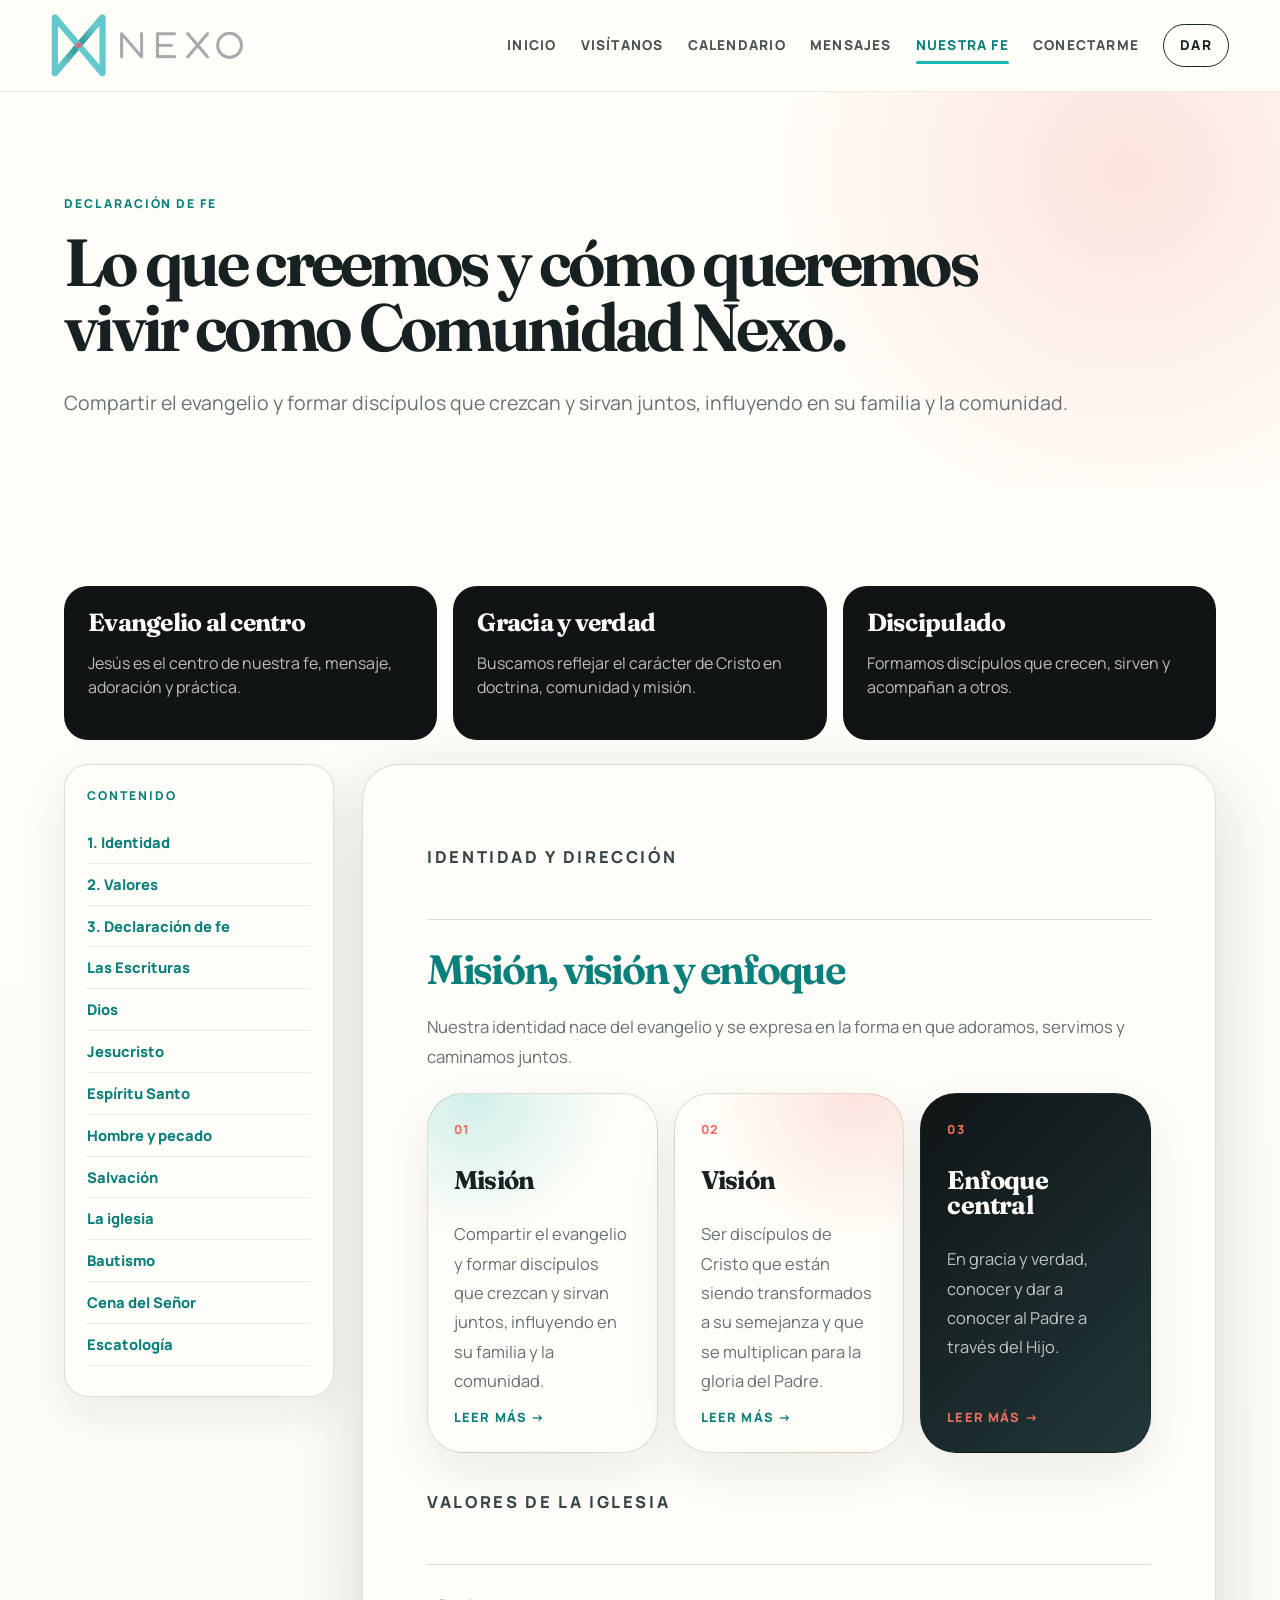
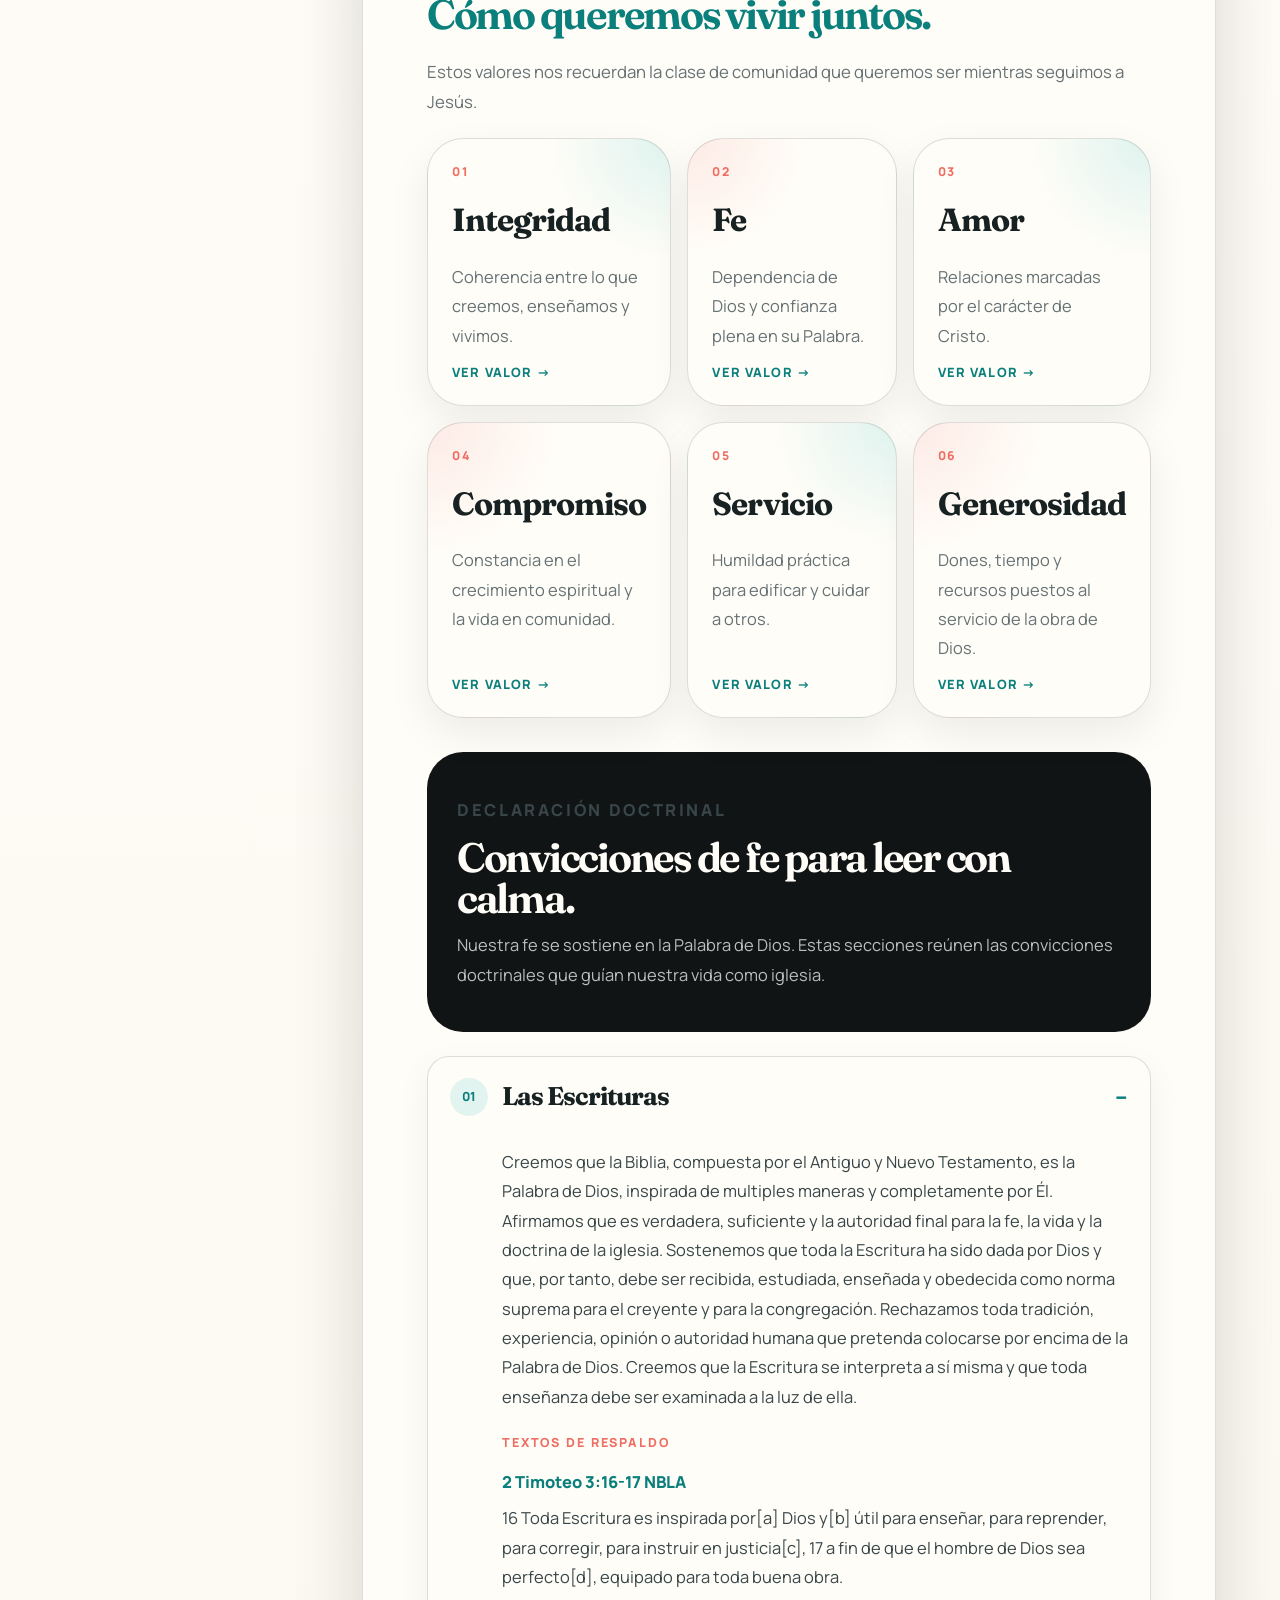
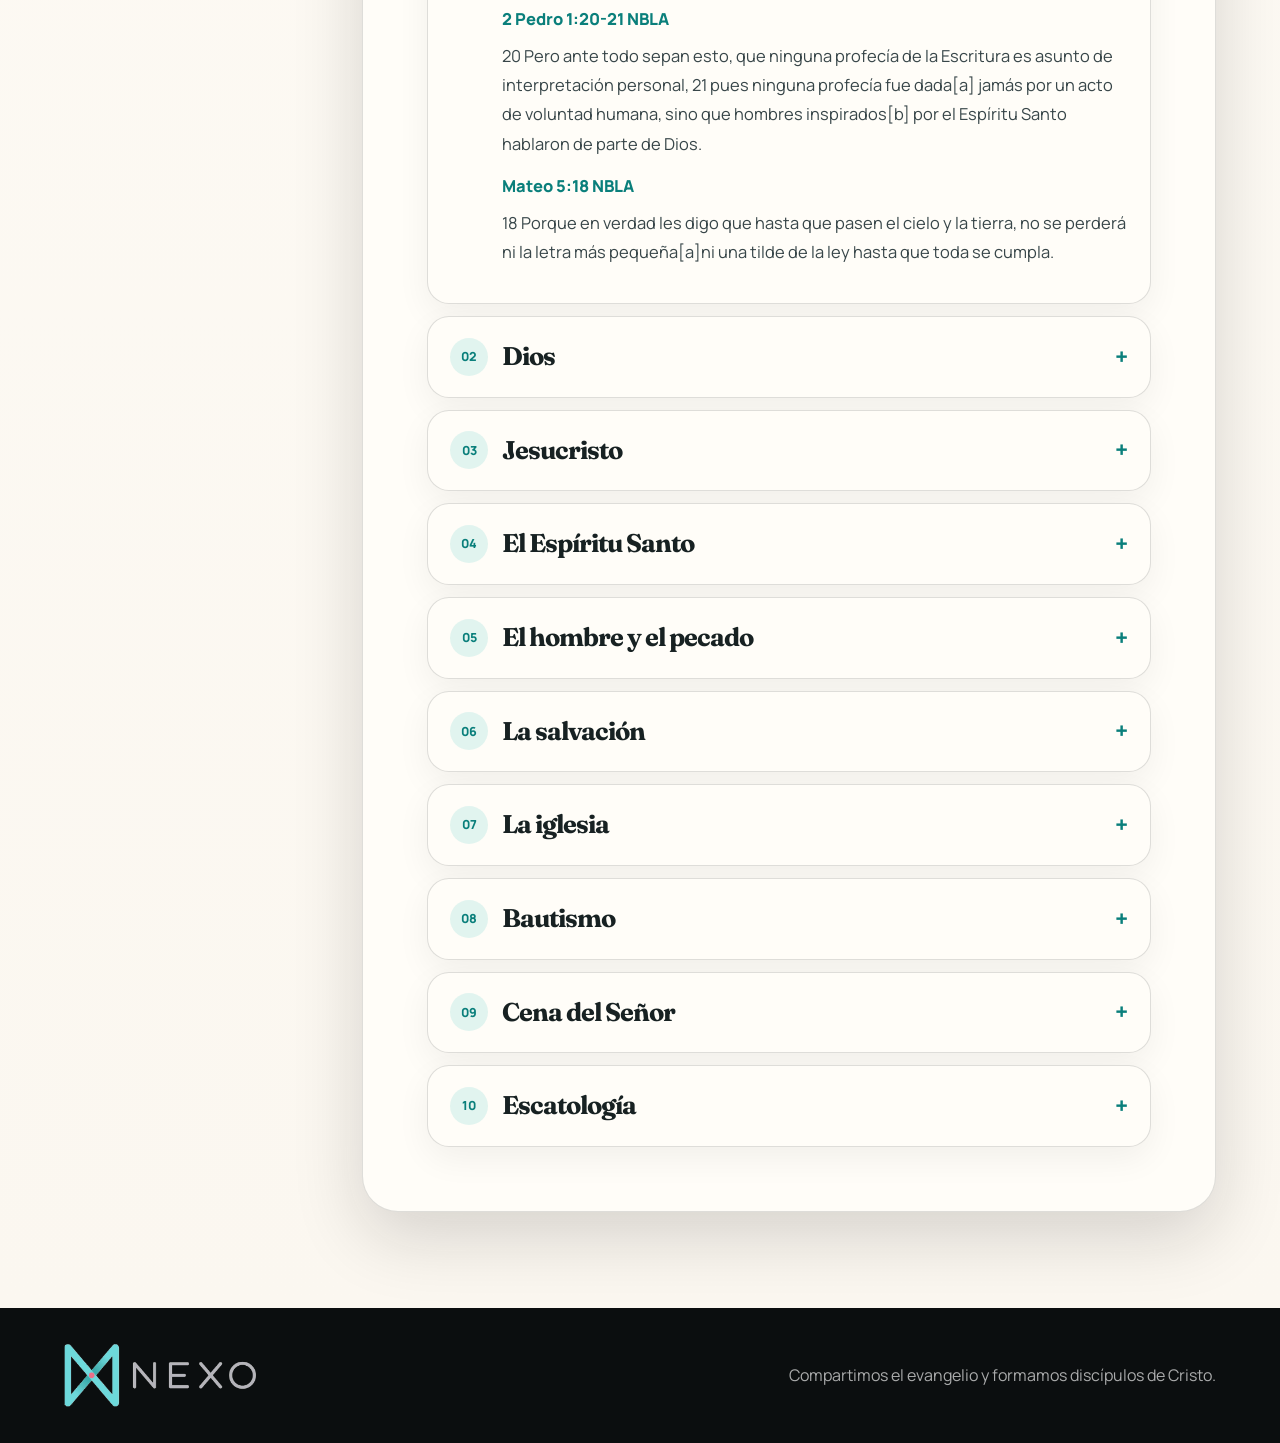
<file: declaracion-de-fe.html>
<!doctype html>
<html lang="es">
<head>
  <meta charset="utf-8" />
  <meta name="viewport" content="width=device-width, initial-scale=1" />
  <title>Declaración de fe | Comunidad Nexo</title>
  <meta name="description" content="Declaración de fe, identidad, valores y convicciones doctrinales de Comunidad Nexo." />
  <meta name="theme-color" content="#19b7b2" />
  <link rel="icon" type="image/png" href="assets/nexo-icon-clean-web.png" />
  <link rel="preconnect" href="https://fonts.googleapis.com">
  <link rel="preconnect" href="https://fonts.gstatic.com" crossorigin>
  <link href="https://fonts.googleapis.com/css2?family=Fraunces:opsz,wght@9..144,500;9..144,650;9..144,750&family=Manrope:wght@400;500;600;700;800&display=swap" rel="stylesheet">
  <link rel="stylesheet" href="styles.css?v=20260529-four-sundays" />
</head>
<body>
  <header class="site-header" data-header>
    <a href="index.html" class="brand" aria-label="Comunidad Nexo inicio"><img class="brand-logo" src="assets/nexo-logo-clean-web.png" alt="Comunidad Nexo" /></a>
    <button class="menu-toggle" data-menu-toggle aria-label="Abrir menú" aria-expanded="false"><span></span><span></span></button>
    <nav class="nav" data-nav aria-label="Navegación principal">
      <a href="index.html" class="">Inicio</a><a href="index.html#visitanos" class="">Visítanos</a><a href="calendario.html" class="">Calendario</a><a href="videos.html" class="">Mensajes</a><a href="declaracion-de-fe.html" class="active">Nuestra fe</a><a href="registro.html" class="">Conectarme</a><a href="index.html#dar" class="nav-pill">Dar</a>
    </nav>
  </header>
  <main>
    <section class="page-hero faith-hero">
      <p class="eyebrow">Declaración de fe</p>
      <h1>Lo que creemos y cómo queremos vivir como Comunidad Nexo.</h1>
      <p class="lead">Compartir el evangelio y formar discípulos que crezcan y sirvan juntos, influyendo en su familia y la comunidad.</p>
    </section>
    <section class="faith-doc-section section-pad">
      <div class="faith-summary-grid">
        <article><h3>Evangelio al centro</h3><p>Jesús es el centro de nuestra fe, mensaje, adoración y práctica.</p></article>
        <article><h3>Gracia y verdad</h3><p>Buscamos reflejar el carácter de Cristo en doctrina, comunidad y misión.</p></article>
        <article><h3>Discipulado</h3><p>Formamos discípulos que crecen, sirven y acompañan a otros.</p></article>
      </div>
      <div class="faith-layout">
        <aside class="faith-toc" aria-label="Índice de declaración de fe">
          <p class="eyebrow">Contenido</p>
          <a href="#identidad">1. Identidad</a>
          <a href="#valores">2. Valores</a>
          <a href="#doctrina">3. Declaración de fe</a>
          <a href="#escrituras">Las Escrituras</a>
          <a href="#dios">Dios</a>
          <a href="#jesucristo">Jesucristo</a>
          <a href="#espiritu-santo">Espíritu Santo</a>
          <a href="#hombre-pecado">Hombre y pecado</a>
          <a href="#salvacion">Salvación</a>
          <a href="#iglesia">La iglesia</a>
          <a href="#bautismo">Bautismo</a>
          <a href="#cena">Cena del Señor</a>
          <a href="#escatologia">Escatología</a>
        </aside>
        <article class="faith-document">
        <section class="belief-interactive" aria-labelledby="identidad">
          <div class="interactive-heading">
            <p class="eyebrow">Identidad y dirección</p>
            <h2 id="identidad">Misión, visión y enfoque</h2>
            <p>Nuestra identidad nace del evangelio y se expresa en la forma en que adoramos, servimos y caminamos juntos.</p>
          </div>
          <div class="identity-card-grid">
            <article class="identity-card mission-card">
              <span>01</span>
              <h3>Misión</h3>
              <p>Compartir el evangelio y formar discípulos que crezcan y sirvan juntos, influyendo en su familia y la comunidad.</p>
              <button class="text-link modal-trigger" data-modal-target="modal-mision">Leer más →</button>
            </article>
            <article class="identity-card vision-card">
              <span>02</span>
              <h3>Visión</h3>
              <p>Ser discípulos de Cristo que están siendo transformados a su semejanza y que se multiplican para la gloria del Padre.</p>
              <button class="text-link modal-trigger" data-modal-target="modal-vision">Leer más →</button>
            </article>
            <article class="identity-card focus-card">
              <span>03</span>
              <h3>Enfoque central</h3>
              <p>En gracia y verdad, conocer y dar a conocer al Padre a través del Hijo.</p>
              <button class="text-link modal-trigger" data-modal-target="modal-enfoque">Leer más →</button>
            </article>
          </div>
        </section>

        <section class="belief-interactive values-interactive" aria-labelledby="valores">
          <div class="interactive-heading">
            <p class="eyebrow">Valores de la iglesia</p>
            <h2 id="valores">Cómo queremos vivir juntos.</h2>
            <p>Estos valores nos recuerdan la clase de comunidad que queremos ser mientras seguimos a Jesús.</p>
          </div>
          <div class="values-modal-grid">
            <article class="value-card"><span>01</span><h3>Integridad</h3><p>Coherencia entre lo que creemos, enseñamos y vivimos.</p><button class="text-link modal-trigger" data-modal-target="modal-integridad">Ver valor →</button></article>
            <article class="value-card"><span>02</span><h3>Fe</h3><p>Dependencia de Dios y confianza plena en su Palabra.</p><button class="text-link modal-trigger" data-modal-target="modal-fe">Ver valor →</button></article>
            <article class="value-card"><span>03</span><h3>Amor</h3><p>Relaciones marcadas por el carácter de Cristo.</p><button class="text-link modal-trigger" data-modal-target="modal-amor">Ver valor →</button></article>
            <article class="value-card"><span>04</span><h3>Compromiso</h3><p>Constancia en el crecimiento espiritual y la vida en comunidad.</p><button class="text-link modal-trigger" data-modal-target="modal-compromiso">Ver valor →</button></article>
            <article class="value-card"><span>05</span><h3>Servicio</h3><p>Humildad práctica para edificar y cuidar a otros.</p><button class="text-link modal-trigger" data-modal-target="modal-servicio">Ver valor →</button></article>
            <article class="value-card"><span>06</span><h3>Generosidad</h3><p>Dones, tiempo y recursos puestos al servicio de la obra de Dios.</p><button class="text-link modal-trigger" data-modal-target="modal-generosidad">Ver valor →</button></article>
          </div>
        </section>

        <section class="doctrine-intro" aria-labelledby="doctrina">
          <p class="eyebrow">Declaración doctrinal</p>
          <h2 id="doctrina">Convicciones de fe para leer con calma.</h2>
          <p>Nuestra fe se sostiene en la Palabra de Dios. Estas secciones reúnen las convicciones doctrinales que guían nuestra vida como iglesia.</p>
        </section>
        <section class="doctrine-accordion-list" aria-label="Secciones de declaración doctrinal">
            <details class="doctrine-accordion" id="escrituras" open>
              <summary><span>01</span><strong>Las Escrituras</strong></summary>
              <div class="doctrine-body">
                <p>Creemos que la Biblia, compuesta por el Antiguo y Nuevo Testamento, es la Palabra de Dios, inspirada de multiples maneras y completamente por Él. Afirmamos que es verdadera, suficiente y la autoridad final para la fe, la vida y la doctrina de la iglesia. Sostenemos que toda la Escritura ha sido dada por Dios y que, por tanto, debe ser recibida, estudiada, enseñada y obedecida como norma suprema para el creyente y para la congregación. Rechazamos toda tradición, experiencia, opinión o autoridad humana que pretenda colocarse por encima de la Palabra de Dios. Creemos que la Escritura se interpreta a sí misma y que toda enseñanza debe ser examinada a la luz de ella.</p>
<p class="support-label">Textos de respaldo</p>
<p class="scripture-ref">2 Timoteo 3:16-17 NBLA</p>
<p>16 Toda Escritura es inspirada por[a] Dios y[b] útil para enseñar, para reprender, para corregir, para instruir en justicia[c], 17 a fin de que el hombre de Dios sea perfecto[d], equipado para toda buena obra.</p>
<p class="scripture-ref">2 Pedro 1:20-21 NBLA</p>
<p>20 Pero ante todo sepan esto, que ninguna profecía de la Escritura es asunto de interpretación personal, 21 pues ninguna profecía fue dada[a] jamás por un acto de voluntad humana, sino que hombres inspirados[b] por el Espíritu Santo hablaron de parte de Dios.</p>
<p class="scripture-ref">Mateo 5:18 NBLA</p>
<p>18 Porque en verdad les digo que hasta que pasen el cielo y la tierra, no se perderá ni la letra más pequeña[a]ni una tilde de la ley hasta que toda se cumpla.</p>
              </div>
            </details>
            <details class="doctrine-accordion" id="dios">
              <summary><span>02</span><strong>Dios</strong></summary>
              <div class="doctrine-body">
                <p>Creemos en un solo Dios vivo y verdadero, eterno, infinito y perfecto en todos sus atributos. Creemos que Dios existe eternamente en tres personas: Padre, Hijo y Espíritu Santo, un solo Dios en esencia y tres personas distintas. Afirmamos que Dios es santo, justo, amoroso, misericordioso, fiel y soberano sobre todas las cosas. Él gobierna la historia, sostiene su creación y obra conforme a su voluntad perfecta. Toda adoración, enseñanza y vida de la iglesia deben estar centradas en la gloria de Dios y en la realidad de su señorío absoluto.</p>
<p class="support-label">Textos de respaldo</p>
<p class="scripture-ref">Isaías 45:5-6 NBLA</p>
<p>5 -»Yo soy el Señor, y no hay ningún otro; Fuera de Mí no hay Dios. Yo te fortaleceré[a], aunque no me has conocido, 6 Para que se sepa que desde el nacimiento del sol hasta donde se pone, No hay ninguno fuera de Mí. Yo soy el Señor, y no hay otro.</p>
<p class="scripture-ref">Mateo 28:19 NBLA</p>
<p>19 Vayan, pues, y hagan discípulos de todas las naciones, bautizándolos en el nombre del Padre y del Hijo y del Espíritu Santo,</p>
              </div>
            </details>
            <details class="doctrine-accordion" id="jesucristo">
              <summary><span>03</span><strong>Jesucristo</strong></summary>
              <div class="doctrine-body">
                <p>Creemos que Jesucristo es el Hijo eterno de Dios, plenamente Dios y plenamente hombre. Afirmamos que nació de una virgen, vivió una vida sin pecado, obedeció perfectamente al Padre y se entregó a sí mismo por los pecadores. Creemos que en la cruz llevó el castigo del pecado, que su sacrificio es suficiente para la redención, que resucitó corporalmente al tercer día, que ascendió al cielo y que reina con toda autoridad. Él es el único mediador entre Dios y los hombres y el único camino de salvación. En Cristo se encuentra la revelación perfecta de Dios y la única esperanza verdadera para la humanidad.</p>
<p class="support-label">Textos de respaldo</p>
<p class="scripture-ref">Juan 1:1-3 NBLA</p>
<p>1 En el principio ya existía[a] el Verbo[b], y el Verbo estaba con Dios, y el Verbo era Dios. 2 Él[c] estaba en el principio con Dios. 3 Todas las cosas fueron hechas por medio de Él, y sin Él nada de lo que ha sido hecho, fue hecho.</p>
<p class="scripture-ref">Juan 1:14 NBLA</p>
<p>14 El Verbo se hizo carne, y habitó entre nosotros, y vimos Su gloria, gloria como del unigénito del Padre, lleno de gracia y de verdad.</p>
<p class="scripture-ref">Colosenses 2:9 NBLA</p>
<p>9 Porque toda la plenitud de la Deidad reside corporalmente en Él,</p>
<p class="scripture-ref">Hebreos 4:15 NBLA</p>
<p>15 Porque no tenemos un Sumo Sacerdote que no pueda compadecerse de nuestras flaquezas, sino Uno que ha sido tentado en todo como nosotros, pero sin pecado.</p>
<p class="scripture-ref">Juan 14:6 NBLA</p>
<p>6 Jesús le dijo*: «Yo soy el camino, la verdady la vida; nadie viene al Padre sino por Mí.</p>
              </div>
            </details>
            <details class="doctrine-accordion" id="espiritu-santo">
              <summary><span>04</span><strong>El Espíritu Santo</strong></summary>
              <div class="doctrine-body">
                <p>Creemos que el Espíritu Santo es Dios, la tercera persona de la Trinidad. Él convence de pecado, regenera al creyente, mora en los hijos de Dios, produce fruto espiritual en ellos y los santifica progresivamente. Creemos que el Espíritu Santo guía a la iglesia, glorifica a Cristo y capacita al creyente para vivir en obediencia y servicio. Afirmamos que Dios continúa obrando hoy con poder y que las manifestaciones espirituales dependen de su voluntad soberana y no del control humano. Toda expresión espiritual debe ser ejercida con orden, sujeción a la Escritura y para la edificación del cuerpo de Cristo.</p>
<p class="support-label">Textos de respaldo</p>
<p class="scripture-ref">Juan 16:7-14 NBLA</p>
<p>7 »Pero Yo les digo la verdad: les conviene que Yo me vaya; porque si no me voy, el Consolador no vendrá a ustedes; pero si me voy, se lo enviaré . 8 »Y cuando Él venga, convencerá al mundo de pecado, de justicia y de juicio; 9 de pecado, porque no creen en Mí; 10 de justicia, porque Yo voy al Padre y ustedes no me verán más; 11 y de juicio, porque el príncipe de este mundo ha sido juzgado. 12 »Aún tengo muchas cosas que decirles, pero ahora no las pueden soportar. 13 Pero cuando Él, el Espíritu de verdad venga, los guiará a toda la verdad, porque no hablará por Su propia cuenta, sino que hablará todo lo que oiga, y les hará saberlo que habrá de venir. 14 Él me glorificará, porque tomará de lo Mío y se lo hará saber a ustedes.</p>
<p class="scripture-ref">Juan 14:16-17 NBLA</p>
<p>16 Entonces Yo rogaré al Padre, y Él les dará otro Consolador[a]para que esté con ustedes para siempre; 17 es decir, el Espíritu de verdad, a quien el mundo no puede recibir, porque ni lo ve ni lo conoce, pero ustedes sí lo conocen porque mora con ustedes y estará en ustedes.</p>
              </div>
            </details>
            <details class="doctrine-accordion" id="hombre-pecado">
              <summary><span>05</span><strong>El hombre y el pecado</strong></summary>
              <div class="doctrine-body">
                <p>Creemos que el ser humano fue creado a imagen de Dios, con dignidad, propósito y responsabilidad delante de Él. Fue creado para vivir en comunión con su Creador y reflejar su gloria en la tierra. Sin embargo, por causa del pecado, la humanidad cayó de ese diseño original y quedó separada de Dios, bajo corrupción moral y en necesidad absoluta de redención. Afirmamos que el pecado afecta a toda persona y que el hombre, por sí mismo, no puede reconciliarse con Dios ni salvarse por sus propios méritos. Por eso, toda esperanza de restauración depende enteramente de la gracia divina.</p>
<p class="support-label">Textos de respaldo</p>
<p class="scripture-ref">Génesis 1:26-27 NBLA</p>
<p>26 Y dijo Dios: «Hagamos al hombre a Nuestra imagen, conforme a Nuestra semejanza; y ejerza[a] dominio sobre los peces del mar, sobre las aves del cielo, sobre los ganados, sobre toda la tierra, y sobre todo reptil que se arrastra sobre la tierra». 27 Dios creó al hombre a imagen Suya, a imagen de Dios lo creó; varón y hembra los creó.</p>
<p class="scripture-ref">Romanos 5:12 NBLA</p>
<p>12 Por tanto, tal como el pecado entró en el mundo por medio de un hombre, y por medio del pecado la muerte, así también la muerte se extendió a todos los hombres, porque todos pecaron.</p>
              </div>
            </details>
            <details class="doctrine-accordion" id="salvacion">
              <summary><span>06</span><strong>La salvación</strong></summary>
              <div class="doctrine-body">
                <p>Creemos que la salvación es por gracia, por medio de la fe, basada únicamente en la obra de Jesucristo. Afirmamos que es Dios quien toma la iniciativa en la salvación y que el ser humano responde a esa gracia por medio de la fe. Creemos que el creyente es justificado por la fe, reconciliado con Dios, hecho nueva criatura y llamado a una vida de obediencia y santificación. Toda verdadera salvación procede únicamente de la gracia de Dios en Cristo, y por eso toda gloria pertenece al Señor. Reconocemos que puede haber diferencias entre creyentes respecto a algunos aspectos del orden y modo en que Dios obra en la salvación, pero afirmamos con claridad que nadie es salvo fuera de Cristo ni por medios distintos a su gracia.</p>
<p class="support-label">Textos de respaldo</p>
<p class="scripture-ref">Juan 3:16 NBLA</p>
<p>16 »Porque de tal manera amó Dios al mundo , que dio a Su Hijo unigénito , para que todo aquel que cree en Él, no se pierda, sino que tenga vida eterna .</p>
<p class="scripture-ref">Efesios 2:8-10 NBLA</p>
<p>8 Porque por gracia ustedes han sido salvados por medio de la fe, y esto no procede de ustedes, sino que es don de Dios; 9 no por[a] obras, para que nadie se gloríe. 10 Porque somos hechura Suya, creados en Cristo Jesús para hacer buenas obras, las cuales Dios preparó de antemano para que anduviéramos en ellas.</p>
<p class="scripture-ref">Tito 3:4-7 NBLA</p>
<p>4 Pero cuando se manifestó la bondad de Dios nuestro Salvador, y Su amor hacia la humanidad, 5 Él nos salvó, no por las obras de[a] justicia que nosotros hubiéramos hecho, sino conforme a Su misericordia, por medio del lavamiento de la regeneración y la renovación por el Espíritu Santo, 6 que Él derramó sobre nosotros abundantemente por medio de Jesucristo nuestro Salvador, 7 para que justificados por Su gracia fuéramos hechos herederos según la esperanza de la vida eterna[b].</p>
<p class="scripture-ref">Romanos 8:29-30 NBLA</p>
<p>29 Porque a los que de antemano conoció, también los predestinó a ser hechos conforme a la imagen de Su Hijo, para que Él sea el primogénito entre muchos hermanos. 30 A los que predestinó, a esos también llamó. A los que llamó, a esos también justificó. A los que justificó, a esos también glorificó.</p>
              </div>
            </details>
            <details class="doctrine-accordion" id="iglesia">
              <summary><span>07</span><strong>La iglesia</strong></summary>
              <div class="doctrine-body">
                <p>Creemos que la iglesia es el cuerpo de Cristo, compuesto por todos los creyentes, y que la iglesia local es una expresión visible de ese cuerpo en un lugar determinado. La iglesia existe para glorificar a Dios, proclamar el evangelio, edificar a los santos y vivir en comunión, santidad y misión. Afirmamos la importancia de la vida comunitaria, la membresía comprometida, el cuidado mutuo, la enseñanza fiel de la Palabra y la autoridad espiritual establecida por Dios para el bien de la congregación. También creemos en la disciplina eclesiástica ejercida con sabiduría, humildad y propósito restaurador, buscando siempre la santidad de la iglesia y el bien espiritual de las personas.</p>
<p class="support-label">Textos de respaldo</p>
<p class="scripture-ref">Mateo 16:18 NBLA</p>
<p>18 Yo también te digo que tú eres Pedro[a], y sobre esta roca[b]edificaré Mi iglesia; y las puertas del Hades[c]no prevalecerán contra ella.</p>
<p class="scripture-ref">1 Corintios 12:12-27 NBLA</p>
<p>12 Porque así como el cuerpo es uno, y tiene muchos miembros, pero, todos los miembros del cuerpo, aunque son muchos, constituyen un solo cuerpo, así también es Cristo. 13 Pues por[a] un mismo Espíritu todos fuimos bautizados en un solo cuerpo, ya judíos o griegos, ya esclavos o libres. A todos se nos dio a beber[b] del mismo Espíritu. 14 Porque el cuerpo no es un solo miembro, sino muchos. 15 Si el pie dijera: «Porque no soy mano, no soy parte del cuerpo», no por eso deja de ser parte del cuerpo. 16 Y si el oído dijera: «Porque no soy ojo, no soy parte del cuerpo», no por eso deja de ser parte del cuerpo. 17 Si todo el cuerpo fuera ojo, ¿qué sería del[c] oído? Si todo fuera oído, ¿qué sería del[d] olfato? 18 Ahora bien, Dios ha colocado a cada uno de los miembros[e] en el cuerpo según le agradó. 19 Y si todos fueran un solo miembro, ¿qué sería del[f] cuerpo? 20 Sin embargo, hay muchos miembros, pero un solo cuerpo. 21 Y el ojo no puede decirle a la mano: «No te necesito»; ni tampoco la cabeza a los pies: «No los necesito». 22 Por el contrario, la verdad es que los miembros[g] del cuerpo que parecen ser los más débiles, son los más necesarios; 23 y las partes del cuerpo que estimamos[h] menos honrosas, a estas las vestimos con[i] más honra. Así que las partes que consideramos más íntimas[j], reciben un trato más honroso, 24 ya que nuestras partes presentables no lo necesitan. Pero así formó[k] Dios el cuerpo, dando mayor honra a la parte que carecía de ella, 25 a fin de que en el cuerpo no haya división[l], sino que los miembros tengan el mismo cuidado unos por otros. 26 Si un miembro sufre, todos los miembros sufren con él; y si un miembro es honrado[m], todos los miembros se regocijan con él. 27 Ahora bien, ustedes son el cuerpo de Cristo, y cada uno individualmente un miembro de él.</p>
              </div>
            </details>
            <details class="doctrine-accordion" id="bautismo">
              <summary><span>08</span><strong>Bautismo</strong></summary>
              <div class="doctrine-body">
                <p>Creemos que el bautismo es una ordenanza dada por Cristo para quienes han creído en Él. Es una expresión pública de fe, obediencia e identificación con la muerte y resurrección de Cristo. Entendemos el bautismo como una respuesta consciente de fe y como testimonio visible de la obra de Dios en la vida del creyente. Por esta razón, sostenemos el bautismo de creyentes y no el bautismo infantil.</p>
<p class="support-label">Textos de respaldo</p>
<p class="scripture-ref">Hechos 2:38-39 NBLA</p>
<p>38 Entonces Pedro les dijo: «Arrepiéntanse y sean bautizados cada uno de ustedes en el nombre de Jesucristo para perdón de sus pecados, y recibirán el don del Espíritu Santo. 39 Porque la promesa es para ustedes y para sus hijos y para todos los que están lejos, para tantos como el Señor nuestro Dios llame».</p>
<p class="scripture-ref">Hechos 8:36-38 NBLA</p>
<p>36 Yendo por el camino, llegaron a un lugar donde había agua; y el eunuco dijo*: «Ahí hay agua. ¿Qué impide que yo sea bautizado?». 37 [a]Y Felipe le dijo: «Si usted cree con todo su corazón, puede». «Creo que Jesucristo es el Hijo de Dios», respondió el eunuco. 38 Y mandó parar el carruaje; ambos descendieron al agua, y Felipe lo bautizó.</p>
<p class="scripture-ref">Romanos 6:3-4 NBLA</p>
<p>3 ¿O no saben ustedes que todos los que hemos sido bautizados en Cristo Jesús, hemos sido bautizados en Su muerte? 4 Por tanto, hemos sido sepultados con Él por medio del bautismo para muerte, a fin de que como Cristo resucitó de entre los muertos por la gloria del Padre, así también nosotros andemos en novedad de vida.</p>
              </div>
            </details>
            <details class="doctrine-accordion" id="cena">
              <summary><span>09</span><strong>Cena del Señor</strong></summary>
              <div class="doctrine-body">
                <p>Creemos que la Cena del Señor es una ordenanza dada por Cristo para recordar su sacrificio, proclamar su muerte y fortalecer la comunión del pueblo de Dios en adoración y examen reverente. La participamos como memorial de la obra redentora de Cristo y como expresión de gratitud, reverencia y comunión entre los creyentes. Afirmamos que Cristo está presente con su pueblo, pero no de manera física en los elementos.</p>
<p class="support-label">Textos de respaldo</p>
<p class="scripture-ref">Lucas 22:19-20 NBLA</p>
<p>19 Y tomando el pan, después de haber dado gracias, lo partió, y les dio, diciendo: «Esto es Mi cuerpo que por ustedes es dado; hagan esto en memoria de Mí». 20 De la misma manera tomó la copa después de haber cenado, diciendo: «Esta copa es el nuevo pactoen Mi sangre, que es derramada por ustedes.</p>
<p class="scripture-ref">1 Corintios 11:27-32 NBLA</p>
<p>27 De manera que el que coma el pan o beba la copa del Señor indignamente, será culpable del cuerpo y de la sangre del Señor. 28 Por tanto, examínese cada uno[a] a sí mismo, y entonces coma del pan y beba de la copa. 29 Porque el que come y bebe sin discernir correctamente el cuerpo del Señor, come y bebe juicio para sí. 30 Por esta razón hay muchos débiles y enfermos entre ustedes, y muchos duermen[b]. 31 Pero si nos juzgáramos a nosotros mismos, no seríamos juzgados. 32 Pero cuando somos juzgados, el Señor nos disciplina para que no seamos condenados con el mundo.</p>
              </div>
            </details>
            <details class="doctrine-accordion" id="escatologia">
              <summary><span>10</span><strong>Escatología</strong></summary>
              <div class="doctrine-body">
                <p>Creemos que Jesucristo volverá, que habrá resurrección de los muertos, juicio final y consumación plena del plan redentor de Dios. Esta esperanza futura sostiene la perseverancia, la santidad y la fidelidad de la iglesia en el presente. Reconocemos que existen diferencias legítimas entre creyentes respecto a los detalles de los eventos futuros. Por ello, afirmamos con claridad las verdades centrales reveladas en la Escritura, manteniendo libertad en asuntos secundarios que no afectan el evangelio ni la unidad de la iglesia.</p>
<p class="support-label">Textos de respaldo</p>
<p class="scripture-ref">Juan 14:1-3 NBLA</p>
<p>14 »No se turbe su corazón ; crean[a] en Dios, crean también en Mí. 2 En la casa de Mi Padre hay muchas moradas; si no fuera así, se lo hubiera dicho; porque voy a preparar un lugar para ustedes. 3 Y si me voy y les preparo un lugar, vendré otra vezy los tomaré adonde Yo voy; para que donde Yo esté, allí estén ustedes también.</p>
<p class="scripture-ref">1 Tesalonicenses 4:16-17 NBLA</p>
<p>16 Pues el Señor mismo descenderá del cielo con voz[a] de mando, con voz de arcángel y con la trompeta de Dios, y los muertos en Cristo se levantarán primero. 17 Entonces nosotros, los que estemos vivos y que permanezcamos, seremos arrebatados juntamente con ellos en las nubes al encuentro del Señor en el aire, y así estaremos con el Señor siempre. Creemos que estas convicciones no existen solamente para definir doctrina, sino para guiar la vida de la iglesia en fidelidad a Dios, en unidad, santidad, amor y servicio. Deseamos ser una congregación que conozca la verdad, viva la verdad y anuncie la verdad de Cristo con gracia, reverencia y fidelidad.</p>
              </div>
            </details>
        </section>
      </article>
      </div>
    </section>
  </main>

  <dialog class="belief-modal" id="modal-mision">
    <button class="modal-close" data-modal-close aria-label="Cerrar">×</button>
    <p class="eyebrow">Misión</p>
    <h2>Compartir el evangelio y formar discípulos.</h2>
    <p>Esta misión nace del llamado de Jesucristo a hacer discípulos, bautizarlos y enseñarles a obedecer todo lo que Él ha mandado. La iglesia no existe solamente para reunir personas, sino para proclamar el evangelio, acompañar a los creyentes en su crecimiento espiritual y equiparlos para servir con fidelidad dentro y fuera de la congregación.</p>
    <details class="scripture-block"><summary>Textos de respaldo</summary><p><strong>Mateo 28:18–20</strong> · <strong>Marcos 16:15</strong> · <strong>Hechos 1:8</strong></p></details>
  </dialog>
  <dialog class="belief-modal" id="modal-vision">
    <button class="modal-close" data-modal-close aria-label="Cerrar">×</button>
    <p class="eyebrow">Visión</p>
    <h2>Discípulos transformados a la semejanza de Cristo.</h2>
    <p>Nuestra visión expresa el deseo de ver una comunidad en la que cada creyente sea moldeado por Cristo, crezca en madurez espiritual y participe activamente en la formación de otros. Esa transformación produce fruto, testimonio y multiplicación para la gloria de Dios.</p>
    <details class="scripture-block"><summary>Textos de respaldo</summary><p><strong>Romanos 8:29</strong> · <strong>Juan 15:8</strong></p></details>
  </dialog>
  <dialog class="belief-modal" id="modal-enfoque">
    <button class="modal-close" data-modal-close aria-label="Cerrar">×</button>
    <p class="eyebrow">Enfoque central</p>
    <h2>Gracia y verdad en Cristo.</h2>
    <p>Afirmamos que Jesucristo es la revelación perfecta de Dios y que en Él conocemos al Padre de manera verdadera. Nuestro enfoque ministerial busca reflejar el carácter de Cristo en la enseñanza, el discipulado, la adoración, el servicio y la vida comunitaria.</p>
    <details class="scripture-block"><summary>Textos de respaldo</summary><p><strong>Juan 1:14</strong> · <strong>Juan 14:6-10</strong></p></details>
  </dialog>

  <dialog class="belief-modal value-modal" id="modal-integridad"><button class="modal-close" data-modal-close aria-label="Cerrar">×</button><p class="eyebrow">Valor 01</p><h2>Integridad</h2><p>Vivimos de manera coherente con lo que creemos, reflejando en nuestra vida diaria la verdad del evangelio.</p><details class="scripture-block" open><summary>Textos de respaldo</summary><p><strong>Proverbios 10:9</strong> · <strong>Tito 2:7-8</strong></p></details></dialog>
  <dialog class="belief-modal value-modal" id="modal-fe"><button class="modal-close" data-modal-close aria-label="Cerrar">×</button><p class="eyebrow">Valor 02</p><h2>Fe</h2><p>Dependemos de Dios en todo, confiando plenamente en su Palabra y en su obra.</p><details class="scripture-block" open><summary>Textos de respaldo</summary><p><strong>Hebreos 11:1</strong> · <strong>Hebreos 11:6</strong> · <strong>Romanos 1:17</strong></p></details></dialog>
  <dialog class="belief-modal value-modal" id="modal-amor"><button class="modal-close" data-modal-close aria-label="Cerrar">×</button><p class="eyebrow">Valor 03</p><h2>Amor</h2><p>Nos relacionamos con Dios y con los demás reflejando el carácter de Cristo.</p><details class="scripture-block" open><summary>Textos de respaldo</summary><p><strong>Mateo 22:37-39</strong> · <strong>Juan 13:34-35</strong></p></details></dialog>
  <dialog class="belief-modal value-modal" id="modal-compromiso"><button class="modal-close" data-modal-close aria-label="Cerrar">×</button><p class="eyebrow">Valor 04</p><h2>Compromiso</h2><p>Nos dedicamos con constancia al crecimiento espiritual y a la vida en comunidad.</p><details class="scripture-block" open><summary>Textos de respaldo</summary><p><strong>Hechos 2:42</strong> · <strong>Lucas 9:23</strong></p></details></dialog>
  <dialog class="belief-modal value-modal" id="modal-servicio"><button class="modal-close" data-modal-close aria-label="Cerrar">×</button><p class="eyebrow">Valor 05</p><h2>Servicio</h2><p>Seguimos el ejemplo de Cristo sirviendo a otros con humildad.</p><details class="scripture-block" open><summary>Textos de respaldo</summary><p><strong>Marcos 10:43-45</strong> · <strong>Juan 13:12-17</strong></p></details></dialog>
  <dialog class="belief-modal value-modal" id="modal-generosidad"><button class="modal-close" data-modal-close aria-label="Cerrar">×</button><p class="eyebrow">Valor 06</p><h2>Generosidad</h2><p>Damos con alegría nuestro tiempo, recursos y dones para la obra de Dios.</p><details class="scripture-block" open><summary>Textos de respaldo</summary><p><strong>Hechos 20:35</strong> · <strong>1 Timoteo 6:17-19</strong></p></details></dialog>

  <footer class="footer"><img class="brand-logo footer-logo" src="assets/nexo-logo-clean-web.png" alt="Comunidad Nexo" /><p>Compartimos el evangelio y formamos discípulos de Cristo.</p></footer>
  <script src="script.js?v=20260529-four-sundays"></script>
</body>
</html>
</file>
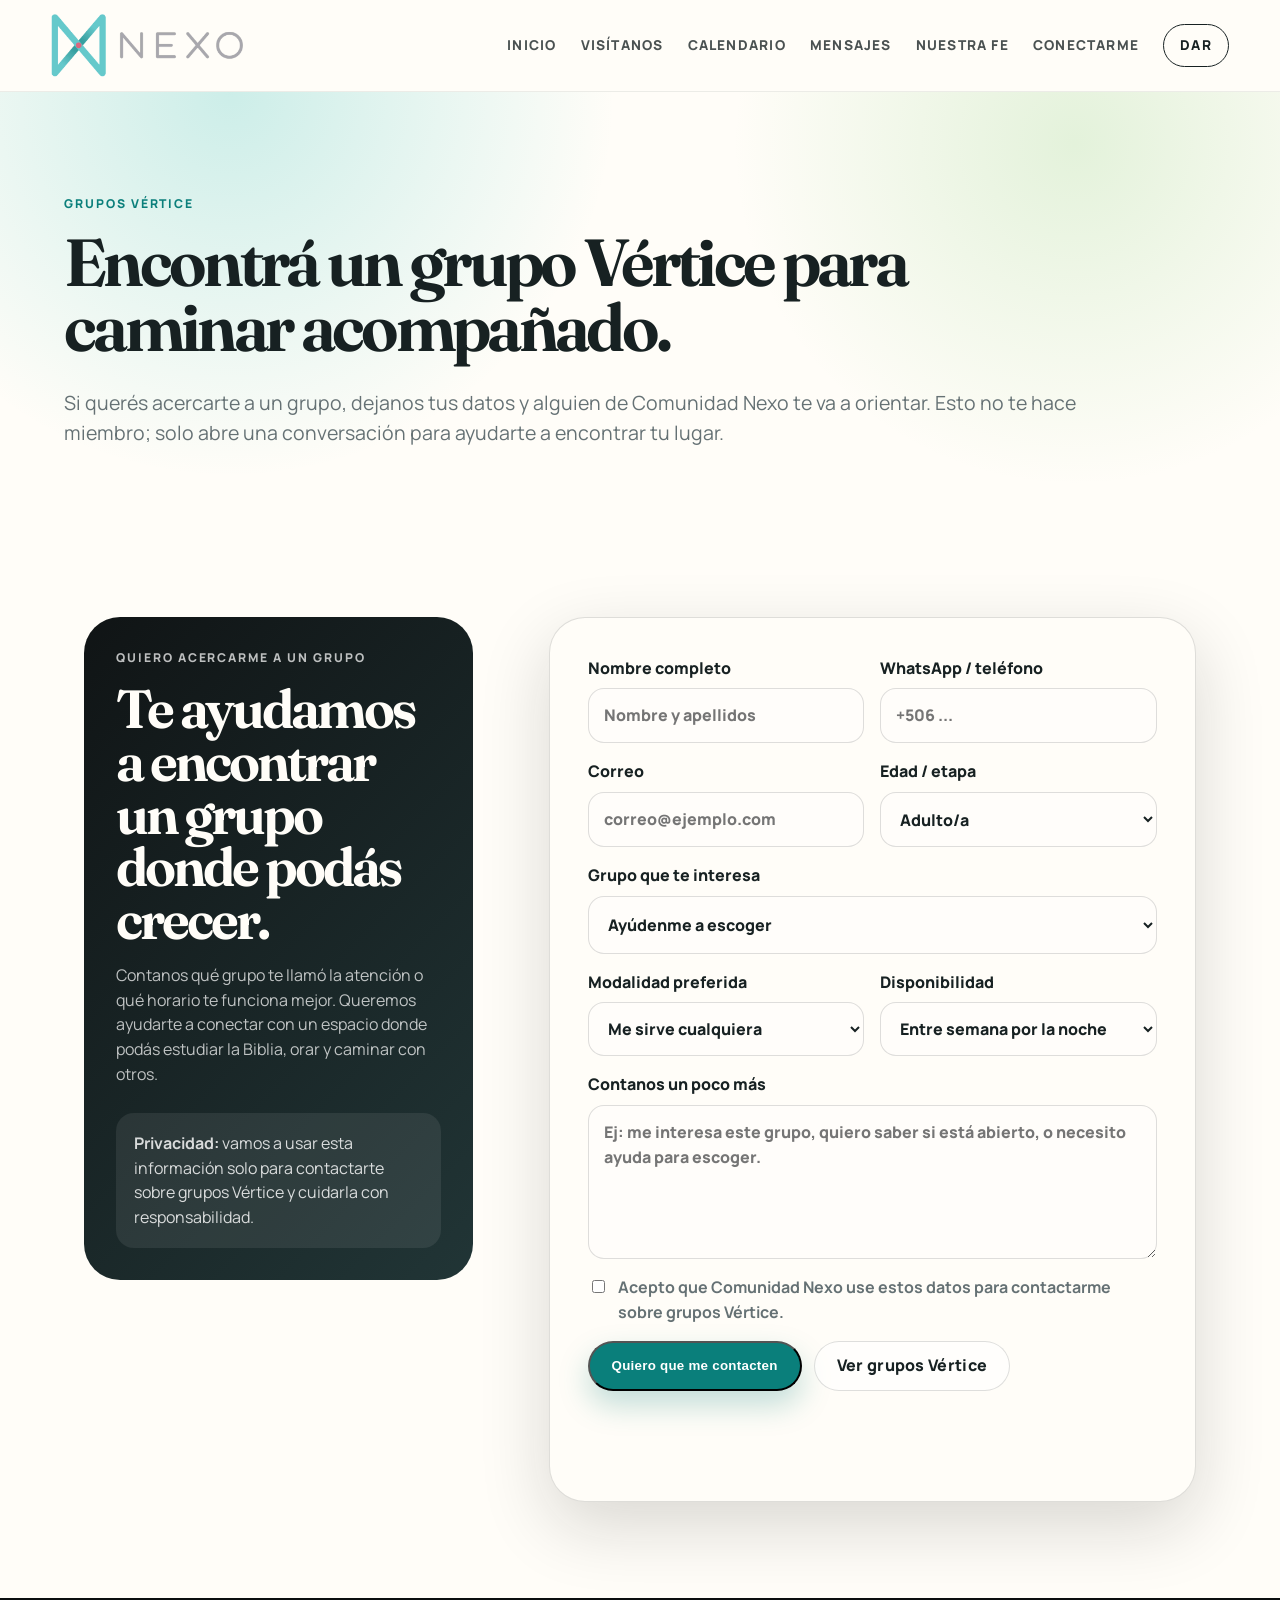
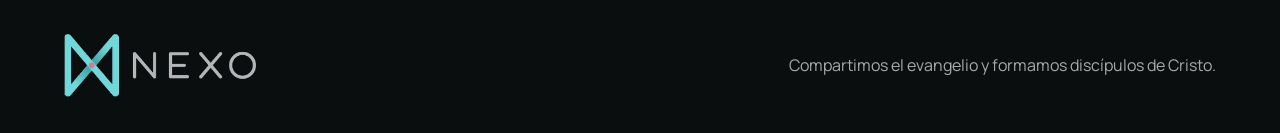
<file: grupos-vertice.html>
<!doctype html>
<html lang="es">
<head>
  <meta charset="utf-8" />
  <meta name="viewport" content="width=device-width, initial-scale=1" />
  <title>Unirme a un grupo Vértice | Comunidad Nexo</title>
  <meta name="description" content="Dejá tus datos para que Comunidad Nexo te ayude a encontrar un grupo Vértice." />
  <meta name="theme-color" content="#19b7b2" />
  <link rel="icon" type="image/png" href="assets/nexo-icon-clean-web.png" />
  <link rel="preconnect" href="https://fonts.googleapis.com">
  <link rel="preconnect" href="https://fonts.gstatic.com" crossorigin>
  <link href="https://fonts.googleapis.com/css2?family=Fraunces:opsz,wght@9..144,500;9..144,650;9..144,750&family=Manrope:wght@400;500;600;700;800&display=swap" rel="stylesheet">
  <link rel="stylesheet" href="styles.css?v=20260529-four-sundays" />
</head>
<body>
  <header class="site-header" data-header>
    <a href="index.html" class="brand" aria-label="Comunidad Nexo inicio"><img class="brand-logo" src="assets/nexo-logo-clean-web.png" alt="Comunidad Nexo" /></a>
    <button class="menu-toggle" data-menu-toggle aria-label="Abrir menú" aria-expanded="false"><span></span><span></span></button>
    <nav class="nav" data-nav aria-label="Navegación principal">
      <a href="index.html" class="">Inicio</a><a href="index.html#visitanos" class="">Visítanos</a><a href="calendario.html" class="">Calendario</a><a href="videos.html" class="">Mensajes</a><a href="declaracion-de-fe.html" class="">Nuestra fe</a><a href="registro.html" class="">Conectarme</a><a href="index.html#dar" class="nav-pill">Dar</a>
    </nav>
  </header>
  <main>
    <section class="page-hero register-hero vertice-form-hero">
      <p class="eyebrow">Grupos Vértice</p>
      <h1>Encontrá un grupo Vértice para caminar acompañado.</h1>
      <p class="lead">Si querés acercarte a un grupo, dejanos tus datos y alguien de Comunidad Nexo te va a orientar. Esto no te hace miembro; solo abre una conversación para ayudarte a encontrar tu lugar.</p>
    </section>
    <section class="registration-layout section-pad vertice-registration-layout">
      <div class="form-intro">
        <p class="eyebrow">Quiero acercarme a un grupo</p>
        <h2>Te ayudamos a encontrar un grupo donde podás crecer.</h2>
        <p>Contanos qué grupo te llamó la atención o qué horario te funciona mejor. Queremos ayudarte a conectar con un espacio donde podás estudiar la Biblia, orar y caminar con otros.</p>
        <div class="privacy-note"><strong>Privacidad:</strong> vamos a usar esta información solo para contactarte sobre grupos Vértice y cuidarla con responsabilidad.</div>
      </div>
      <form class="community-form vertice-form" data-vertice-form>
        <label>Nombre completo <input name="nombre" required placeholder="Nombre y apellidos" /></label>
        <label>WhatsApp / teléfono <input name="telefono" required placeholder="+506 ..." /></label>
        <label>Correo <input name="correo" type="email" placeholder="correo@ejemplo.com" /></label>
        <label>Edad / etapa <select name="etapa"><option>Adulto/a</option><option>Joven adulto</option><option>Joven 13-17</option><option>Familia / pareja</option><option>Prefiero conversar primero</option></select></label>
        <label class="full">Grupo que te interesa <select name="grupo" data-vertice-group-select>
          <option value="">Ayúdenme a escoger</option>
          <option>Vértice 01 · Valeria Ramírez · Viernes 7:30 p.m. · Mujeres · Virtual</option>
          <option>Vértice 02 · Andy Monghalo · Martes 8:00 p.m. · Hombres/Jóvenes · Presencial · Cerrado</option>
          <option>Vértice 03 · Cinthya F. · Viernes 7:00 p.m. · Mujeres · Presencial</option>
          <option>Vértice 04 · Diego Araya · Miércoles 7:00 p.m. · General · Virtual</option>
          <option>Vértice 05 · Naty Fuentes · Viernes 1:00 p.m. FT-Texas · Mujeres · Presencial · Cerrado</option>
          <option>Vértice 06 · Esteban Jiménez · Miércoles 6:30 p.m. · General · Mixto</option>
          <option>Vértice 07 · Vale Ballestero · Martes 7:00 p.m. C/15 · Mujeres/Jóvenes · Presencial</option>
          <option>Vértice 08 · Rebeca Guzman · Miércoles 7:30 p.m. · Mujeres · Virtual</option>
          <option>Vértice 09 · Daniel Arceyut · Martes 7:00 p.m. C/15 · Hombres/Jóvenes · Mixta</option>
          <option>Vértice 10 · Erendira Rodríguez · Miércoles 6:00 p.m. · General · Virtual</option>
        </select></label>
        <label>Modalidad preferida <select name="modalidad"><option>Me sirve cualquiera</option><option>Presencial</option><option>Virtual</option><option>Mixto</option></select></label>
        <label>Disponibilidad <select name="disponibilidad"><option>Entre semana por la noche</option><option>Martes</option><option>Miércoles</option><option>Viernes</option><option>Sábados</option><option>Necesito coordinar</option></select></label>
        <label class="full">Contanos un poco más <textarea name="mensaje" rows="5" placeholder="Ej: me interesa este grupo, quiero saber si está abierto, o necesito ayuda para escoger."></textarea></label>
        <label class="check full"><input name="consentimiento" type="checkbox" required /> Acepto que Comunidad Nexo use estos datos para contactarme sobre grupos Vértice.</label>
        <div class="form-actions full"><button class="btn btn-primary" type="submit">Quiero que me contacten</button><a class="btn btn-ghost" href="calendario.html#grupos">Ver grupos Vértice</a></div>
        <p class="form-status full" data-vertice-form-status></p>
      </form>
    </section>
  </main>
  <footer class="footer"><img class="brand-logo footer-logo" src="assets/nexo-logo-clean-web.png" alt="Comunidad Nexo" /><p>Compartimos el evangelio y formamos discípulos de Cristo.</p></footer>
  <script src="script.js?v=20260529-four-sundays"></script>
</body>
</html>
</file>
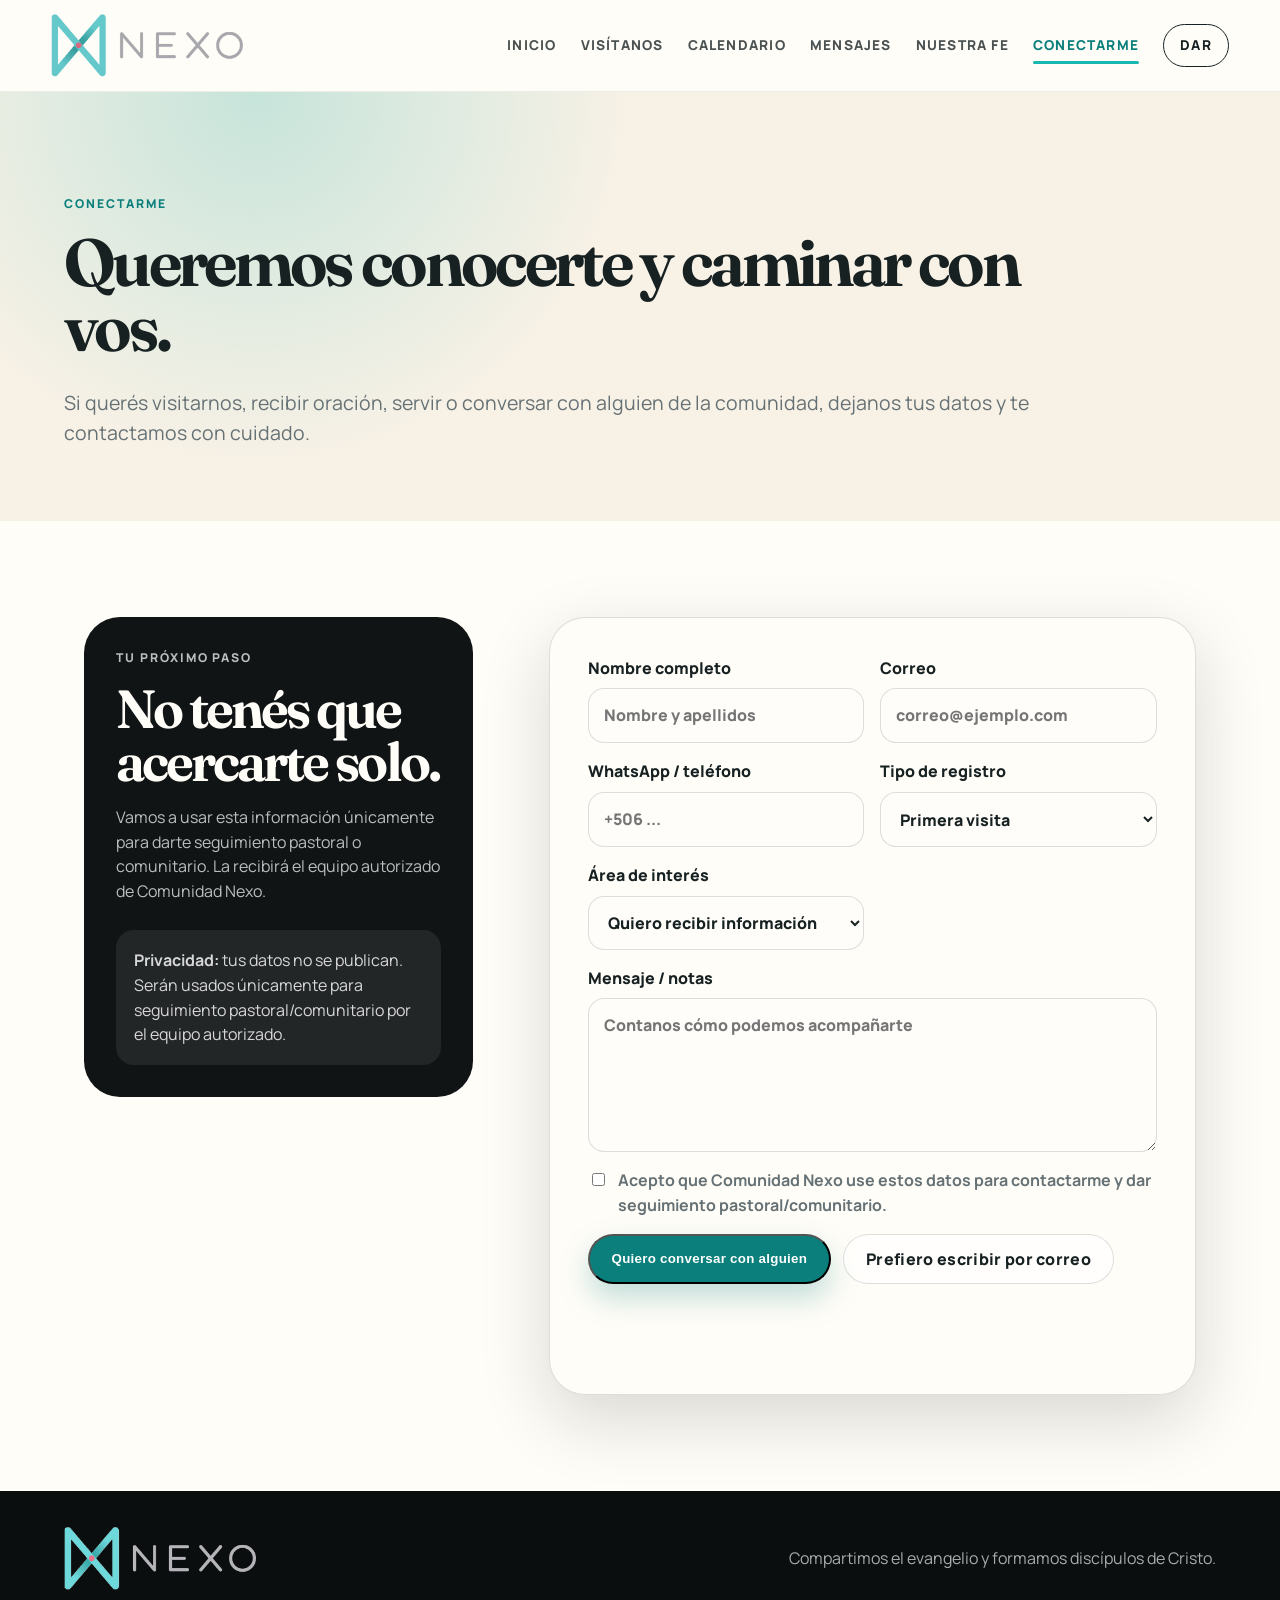
<file: registro.html>
<!doctype html>
<html lang="es">
<head>
  <meta charset="utf-8" />
  <meta name="viewport" content="width=device-width, initial-scale=1" />
  <title>Conectarme | Comunidad Nexo</title>
  <meta name="description" content="Dejá tus datos para que Comunidad Nexo pueda contactarte y acompañarte en tu próximo paso." />
  <meta name="theme-color" content="#19b7b2" />
  <link rel="icon" type="image/png" href="assets/nexo-icon-clean-web.png" />
  <link rel="preconnect" href="https://fonts.googleapis.com">
  <link rel="preconnect" href="https://fonts.gstatic.com" crossorigin>
  <link href="https://fonts.googleapis.com/css2?family=Fraunces:opsz,wght@9..144,500;9..144,650;9..144,750&family=Manrope:wght@400;500;600;700;800&display=swap" rel="stylesheet">
  <link rel="stylesheet" href="styles.css?v=20260529-four-sundays" />
</head>
<body>
  <header class="site-header" data-header>
    <a href="index.html" class="brand" aria-label="Comunidad Nexo inicio">
      <img class="brand-logo" src="assets/nexo-logo-clean-web.png" alt="Comunidad Nexo" />
    </a>
    <button class="menu-toggle" data-menu-toggle aria-label="Abrir menú" aria-expanded="false"><span></span><span></span></button>
    <nav class="nav" data-nav aria-label="Navegación principal">
      <a href="index.html" class="">Inicio</a><a href="index.html#visitanos" class="">Visítanos</a><a href="calendario.html" class="">Calendario</a><a href="videos.html" class="">Mensajes</a><a href="declaracion-de-fe.html" class="">Nuestra fe</a><a href="registro.html" class="active">Conectarme</a><a href="index.html#dar" class="nav-pill">Dar</a>
    </nav>
  </header>
  <main>
    <section class="page-hero register-hero">
      <p class="eyebrow">Conectarme</p>
      <h1>Queremos conocerte y caminar con vos.</h1>
      <p class="lead">Si querés visitarnos, recibir oración, servir o conversar con alguien de la comunidad, dejanos tus datos y te contactamos con cuidado.</p>
    </section>
    <section class="registration-layout section-pad">
      <div class="form-intro">
        <p class="eyebrow">Tu próximo paso</p>
        <h2>No tenés que acercarte solo.</h2>
        <p>Vamos a usar esta información únicamente para darte seguimiento pastoral o comunitario. La recibirá el equipo autorizado de Comunidad Nexo.</p>
        <div class="privacy-note"><strong>Privacidad:</strong> tus datos no se publican. Serán usados únicamente para seguimiento pastoral/comunitario por el equipo autorizado.</div>
      </div>
      <form class="community-form" data-registration-form>
        <label>Nombre completo <input name="nombre" required placeholder="Nombre y apellidos" /></label>
        <label>Correo <input name="correo" type="email" placeholder="correo@ejemplo.com" /></label>
        <label>WhatsApp / teléfono <input name="telefono" placeholder="+506 ..." /></label>
        <label>Tipo de registro <select name="tipo"><option>Primera visita</option><option>Miembro de la comunidad</option><option>Interés en grupos</option><option>Interés en servir</option><option>Petición de oración</option></select></label>
        <label>Área de interés <select name="interes"><option>Quiero recibir información</option><option>Grupos / discipulado</option><option>Niños / familias</option><option>Servicio voluntario</option><option>Enseñanzas / recursos</option></select></label>
        <label class="full">Mensaje / notas <textarea name="mensaje" rows="5" placeholder="Contanos cómo podemos acompañarte"></textarea></label>
        <label class="check full"><input name="consentimiento" type="checkbox" required /> Acepto que Comunidad Nexo use estos datos para contactarme y dar seguimiento pastoral/comunitario.</label>
        <div class="form-actions full"><button class="btn btn-primary" type="submit">Quiero conversar con alguien</button><a class="btn btn-ghost" href="mailto:info@comunidadnexo.org">Prefiero escribir por correo</a></div>
        <p class="form-status full" data-form-status></p>
      </form>
    </section>
  </main>
  <footer class="footer"><img class="brand-logo footer-logo" src="assets/nexo-logo-clean-web.png" alt="Comunidad Nexo" /><p>Compartimos el evangelio y formamos discípulos de Cristo.</p></footer>
  <script src="script.js?v=20260529-four-sundays"></script>
</body>
</html>
</file>
<file: styles.css>
:root {
  --ink: #172122;
  --muted: #657174;
  --paper: #fbf7f0;
  --white: #fffdf8;
  --teal: #18b7b2;
  --teal-dark: #0a7f7b;
  --coral: #ef6d62;
  --sand: #efe4d2;
  --charcoal: #101415;
  --line: rgba(23, 33, 34, .14);
  --shadow: 0 24px 70px rgba(16, 20, 21, .16);
  --radius-xl: 36px;
  --radius-lg: 24px;
  --radius-md: 16px;
}

* { box-sizing: border-box; }
html { scroll-behavior: smooth; }
body {
  margin: 0;
  font-family: "Manrope", sans-serif;
  color: var(--ink);
  background: var(--white);
  line-height: 1.55;
}

a { color: inherit; text-decoration: none; }
img { max-width: 100%; display: block; }

.site-header {
  position: sticky;
  top: 0;
  z-index: 20;
  display: flex;
  align-items: center;
  justify-content: space-between;
  gap: 24px;
  padding: 14px clamp(18px, 4vw, 54px);
  background: rgba(255, 253, 248, .83);
  backdrop-filter: blur(18px);
  border-bottom: 1px solid rgba(23, 33, 34, .08);
}

.brand { display: inline-flex; align-items: center; gap: 12px; font-weight: 700; letter-spacing: -.02em; min-width: 0; }
.brand-logo { display: block; width: clamp(150px, 15vw, 220px); height: auto; object-fit: contain; }
.footer-logo { width: clamp(132px, 15vw, 210px); filter: brightness(1.08); }
.brand-text strong { color: var(--teal-dark); }
.brand.small { color: var(--white); }
.brand.small .brand-text strong { color: var(--teal); }

.brand-mark {
  position: relative;
  width: 42px;
  height: 42px;
  display: inline-block;
}
.brand-mark::before,
.brand-mark::after {
  content: "";
  position: absolute;
  inset: 18px 7px auto 7px;
  height: 6px;
  background: var(--teal);
  border-radius: 999px;
  transform: rotate(38deg);
  transform-origin: center;
}
.brand-mark::after { transform: rotate(-38deg); }
.node { position: absolute; width: 12px; height: 12px; border-radius: 50%; background: var(--teal); z-index: 1; }
.node-a { top: 4px; left: 4px; }
.node-b { top: 4px; right: 4px; }
.node-c { bottom: 4px; left: 4px; }
.node-d { bottom: 4px; right: 4px; }
.node-center { width: 14px; height: 14px; top: 14px; left: 14px; background: var(--coral); box-shadow: 0 0 0 5px var(--white); }

.nav { display: flex; align-items: center; gap: 24px; font-size: .85rem; font-weight: 800; text-transform: uppercase; letter-spacing: .09em; }
.nav a:not(.nav-pill) { opacity: .78; }
.nav a:hover { color: var(--teal-dark); opacity: 1; }
.nav-pill { padding: 10px 16px; border: 1px solid var(--ink); border-radius: 999px; }
.menu-toggle { display: none; border: 0; background: transparent; width: 44px; height: 44px; }
.menu-toggle span { display: block; height: 2px; background: var(--ink); margin: 7px 0; }

.section-pad { padding: clamp(72px, 10vw, 136px) clamp(20px, 5vw, 72px); }
.hero { padding-top: clamp(54px, 8vw, 106px); background: radial-gradient(circle at 10% 0%, rgba(24, 183, 178, .18), transparent 34%), var(--white); }
.hero-grid { max-width: 1240px; margin: 0 auto; display: grid; grid-template-columns: 1.02fr .98fr; gap: clamp(34px, 6vw, 86px); align-items: center; }
.eyebrow { margin: 0 0 16px; color: var(--teal-dark); font-size: .76rem; text-transform: uppercase; letter-spacing: .16em; font-weight: 900; }
h1, h2, h3 { margin: 0; line-height: .98; letter-spacing: -.055em; }
h1, h2 { font-family: "Fraunces", serif; font-weight: 650; }
h1 { font-size: clamp(3.3rem, 8.4vw, 8rem); max-width: 820px; }
h2 { font-size: clamp(2.3rem, 5.4vw, 5rem); }
h3 { font-size: 1.25rem; letter-spacing: -.03em; }
.lead { max-width: 640px; color: var(--muted); font-size: clamp(1.1rem, 2vw, 1.35rem); margin: 28px 0 0; }
.hero-actions { display: flex; gap: 14px; flex-wrap: wrap; margin-top: 34px; }
.btn { display: inline-flex; align-items: center; justify-content: center; min-height: 50px; padding: 0 22px; border-radius: 999px; font-weight: 900; letter-spacing: .02em; transition: transform .2s ease, box-shadow .2s ease, background .2s ease; }
.btn:hover { transform: translateY(-2px); }
.btn-primary { color: white; background: var(--teal-dark); box-shadow: 0 14px 30px rgba(10, 127, 123, .25); }
.btn-ghost { border: 1px solid var(--line); background: rgba(255,255,255,.55); }

.hero-visual { position: relative; min-height: 650px; }
.photo-card { border-radius: var(--radius-xl); overflow: hidden; box-shadow: var(--shadow); }
.photo-main {
  position: absolute;
  inset: 0 78px 95px 0;
  background:
    linear-gradient(135deg, rgba(16,20,21,.08), rgba(16,20,21,.5)),
    radial-gradient(circle at 28% 26%, rgba(224,94,119,.85) 0 7%, transparent 8%),
    radial-gradient(circle at 70% 26%, rgba(100,198,200,.8) 0 12%, transparent 13%),
    linear-gradient(150deg, #e6f7f5, #f7e3d7 42%, #415256);
}
.photo-main::before {
  content: ""; position: absolute; inset: 34px; border-radius: 28px; border: 1px solid rgba(255,255,255,.34);
  background: linear-gradient(180deg, transparent, rgba(255,255,255,.1));
}
.photo-main::after {
  content: "";
  position: absolute;
  inset: 0;
  background: radial-gradient(circle at 50% 50%, rgba(255,255,255,.08), transparent 44%);
  pointer-events: none;
}
.hero-logo-mark {
  position: absolute;
  width: clamp(190px, 28vw, 360px);
  right: 7%;
  top: 12%;
  opacity: .32;
  filter: saturate(1.05) drop-shadow(0 24px 40px rgba(16,20,21,.18));
}
.photo-caption { position: absolute; left: 34px; bottom: 172px; color: white; font-family: "Fraunces", serif; font-size: clamp(1.8rem, 3.3vw, 3rem); line-height: 1; max-width: 360px; z-index: 2; text-shadow: 0 14px 34px rgba(0,0,0,.34); }
.quick-card { position: absolute; right: 0; width: min(280px, 48vw); padding: 24px; border-radius: var(--radius-lg); background: var(--sand); box-shadow: var(--shadow); }
.quick-card span, .quick-card em { display: block; font-size: .78rem; text-transform: uppercase; letter-spacing: .12em; font-weight: 900; color: var(--teal-dark); font-style: normal; }
.quick-card strong { display: block; margin: 12px 0 20px; font-family: "Fraunces", serif; font-size: 2rem; line-height: 1; letter-spacing: -.04em; }
.card-visit { top: 58px; }
.card-message { bottom: 36px; background: var(--charcoal); color: white; }
.card-message em, .card-message span { color: var(--coral); }

.visit-strip { margin: 0 clamp(20px, 5vw, 72px); padding: 38px; border-block: 1px solid var(--line); display: grid; grid-template-columns: auto 1fr auto; gap: 28px; align-items: center; }
.visit-strip h2 { font-size: clamp(1.8rem, 3.5vw, 3.4rem); }
.visit-strip p:not(.eyebrow) { color: var(--muted); margin-bottom: 0; }
.nexo-symbol { width: 54px; height: 54px; display: grid; place-items: center; border-radius: 18px; color: white; background: var(--coral); font-size: 1.35rem; }
.visit-actions { display: flex; flex-direction: column; align-items: flex-end; gap: 10px; }
.text-link { font-weight: 900; text-transform: uppercase; font-size: .8rem; letter-spacing: .09em; border-bottom: 2px solid currentColor; color: var(--teal-dark); }

.split { max-width: 1240px; margin: 0 auto; display: grid; grid-template-columns: 220px 1fr; gap: clamp(32px, 7vw, 100px); }
.section-kicker { color: var(--coral); font-weight: 900; text-transform: uppercase; letter-spacing: .15em; }
.split-content > p, .section-heading > p:not(.eyebrow), .giving-card p, .contact p { color: var(--muted); font-size: 1.1rem; max-width: 720px; }
.values-grid { display: grid; grid-template-columns: repeat(3, 1fr); gap: 16px; margin-top: 42px; }
.values-grid article, .path-grid article { padding: 26px; border: 1px solid var(--line); border-radius: var(--radius-lg); background: rgba(255,255,255,.55); }
.values-grid span { color: var(--coral); font-weight: 900; }
.values-grid p, .path-grid p, .event-list p { color: var(--muted); }

.dark-section { background: var(--charcoal); color: var(--white); }
.dark-section .eyebrow { color: var(--coral); }
.dark-section p { color: rgba(255,255,255,.72); }
.section-heading { max-width: 980px; margin: 0 auto 46px; }
.teaching-grid { max-width: 1120px; margin: 0 auto; display: grid; grid-template-columns: 1.45fr 1fr 1fr; gap: 16px; }
.teaching-card { min-height: 270px; padding: 28px; border-radius: var(--radius-lg); background: rgba(255,255,255,.08); border: 1px solid rgba(255,255,255,.12); display: flex; flex-direction: column; justify-content: space-between; transition: transform .2s ease, background .2s ease; }
.teaching-card:hover { transform: translateY(-4px); background: rgba(255,255,255,.13); }
.teaching-card.featured { background: var(--teal-dark); }
.teaching-card span { color: var(--coral); font-size: .76rem; font-weight: 900; text-transform: uppercase; letter-spacing: .14em; }
.teaching-card h3 { font-family: "Fraunces", serif; font-size: clamp(1.8rem, 3vw, 3rem); }
.teaching-card em { font-style: normal; font-weight: 900; }

.path-grid { max-width: 1120px; margin: 0 auto; display: grid; grid-template-columns: repeat(3, 1fr); gap: 16px; }
.path-number { width: 42px; height: 42px; border-radius: 50%; display: grid; place-items: center; background: var(--teal); color: white; font-weight: 900; margin-bottom: 28px; }
.soft-section { background: var(--paper); }
.events-top { max-width: 1120px; margin: 0 auto 34px; display: flex; justify-content: space-between; align-items: flex-end; gap: 24px; }
.events-top h2 { max-width: 780px; }
.event-list { max-width: 1120px; margin: 0 auto; display: grid; grid-template-columns: repeat(3, 1fr); gap: 16px; }
.event-list article { padding: 22px; background: var(--white); border-radius: var(--radius-lg); border: 1px solid var(--line); display: flex; gap: 18px; }
.event-date { flex: 0 0 58px; height: 58px; display: grid; place-items: center; border-radius: 18px; background: var(--charcoal); color: white; font-weight: 900; }

.giving { background: linear-gradient(120deg, var(--white), #ecfaf8); }
.giving-card { max-width: 930px; margin: 0 auto; padding: clamp(34px, 6vw, 72px); border-radius: var(--radius-xl); background: var(--white); border: 1px solid var(--line); box-shadow: var(--shadow); }
.contact-grid { max-width: 1120px; margin: 0 auto; display: grid; grid-template-columns: 1fr .8fr; gap: 36px; align-items: center; }
.contact-card { padding: 24px; border: 1px solid rgba(255,255,255,.13); border-radius: var(--radius-lg); display: grid; gap: 12px; }
.contact-card a { padding: 16px; border-radius: 14px; background: rgba(255,255,255,.08); font-weight: 900; }
.footer { padding: 36px clamp(20px, 5vw, 72px); background: #0b0e0f; color: rgba(255,255,255,.65); display: flex; justify-content: space-between; gap: 24px; align-items: center; }

.reveal { opacity: 1; transform: none; }
.reveal.is-visible { opacity: 1; transform: none; }

@media (max-width: 900px) {
  .menu-toggle { display: block; }
  .nav { position: fixed; inset: 81px 16px auto 16px; padding: 22px; border-radius: 24px; background: var(--white); box-shadow: var(--shadow); flex-direction: column; align-items: stretch; transform: translateY(-16px); opacity: 0; pointer-events: none; transition: .2s ease; }
  .nav.is-open { opacity: 1; pointer-events: auto; transform: none; }
  .hero-grid, .split, .contact-grid { grid-template-columns: 1fr; }
  .hero-visual { min-height: 560px; }
  .photo-main { inset: 0 0 110px 0; }
  .visit-strip { grid-template-columns: 1fr; }
  .visit-actions { align-items: flex-start; }
  .values-grid, .teaching-grid, .path-grid, .event-list { grid-template-columns: 1fr; }
  .events-top, .footer { flex-direction: column; align-items: flex-start; }
}

@media (max-width: 560px) {
  .brand-logo { width: 132px; }
  h1 { font-size: clamp(3rem, 17vw, 5.1rem); }
  .hero-visual { min-height: 500px; }
  .quick-card { width: 78%; }
  .card-visit { top: auto; bottom: 154px; }
  .card-message { bottom: 18px; }
}


/* Multipage demo improvements */
.nav a.active { color: var(--teal-dark); opacity: 1; }
.page-hero {
  padding: clamp(86px, 12vw, 150px) clamp(20px, 5vw, 72px) clamp(56px, 8vw, 96px);
  background: radial-gradient(circle at 12% 8%, rgba(24,183,178,.18), transparent 32%), var(--white);
}
.page-hero h1, .page-hero .lead { max-width: 1050px; }
.page-hero h1 { font-size: clamp(3rem, 7vw, 7.2rem); }
.faith-hero { background: radial-gradient(circle at 88% 20%, rgba(239,109,98,.18), transparent 30%), var(--white); }
.video-hero { background: linear-gradient(135deg, var(--charcoal), #243638); color: var(--white); }
.video-hero .lead { color: rgba(255,255,255,.72); }
.register-hero { background: radial-gradient(circle at 20% 0%, rgba(24,183,178,.22), transparent 34%), #f8f1e6; }
.internal-links-row { margin-top: 30px; display: flex; gap: 12px; flex-wrap: wrap; }
.internal-links-row a, .resource-link {
  display: inline-flex; align-items: center; min-height: 48px; padding: 0 18px; border: 1px solid var(--line); border-radius: 999px; font-weight: 900; color: var(--teal-dark); background: rgba(255,255,255,.62);
}
.belief-layout { max-width: 1240px; margin: 0 auto; display: grid; grid-template-columns: .78fr 1.3fr; gap: clamp(32px, 6vw, 78px); align-items: start; }
.belief-aside { position: sticky; top: 104px; padding: 32px; border-radius: var(--radius-xl); background: var(--charcoal); color: var(--white); }
.belief-aside p:not(.eyebrow) { color: rgba(255,255,255,.72); }
.belief-grid { display: grid; grid-template-columns: repeat(2, 1fr); gap: 16px; }
.belief-grid article, .thought-list article, .video-grid article {
  padding: 26px; border-radius: var(--radius-lg); border: 1px solid var(--line); background: var(--white);
}
.belief-grid span, .video-grid span { display:block; margin-bottom: 18px; color: var(--coral); font-weight: 900; letter-spacing: .12em; font-size: .76rem; text-transform: uppercase; }
.belief-grid p, .thought-list p, .video-grid p { color: var(--muted); }
.thinking-section .section-heading { margin-left: 0; }
.thought-list { max-width: 1120px; margin: 0 auto; display: grid; grid-template-columns: repeat(3,1fr); gap: 16px; }
.video-feature { max-width: 1240px; margin: 0 auto; display: grid; grid-template-columns: 1.4fr .65fr; gap: 20px; align-items: stretch; }
.video-placeholder { min-height: 440px; border-radius: var(--radius-xl); background: linear-gradient(135deg, rgba(16,20,21,.85), rgba(10,127,123,.72)), radial-gradient(circle at 76% 22%, rgba(239,109,98,.8), transparent 16%); color: var(--white); padding: clamp(28px, 5vw, 54px); display: flex; align-items: flex-end; box-shadow: var(--shadow); }
.video-placeholder h2 { max-width: 720px; }
.video-placeholder p:not(.eyebrow) { color: rgba(255,255,255,.72); }
.video-side { padding: 28px; border-radius: var(--radius-xl); border: 1px solid var(--line); background: var(--white); display: flex; flex-direction: column; gap: 14px; justify-content: center; }
.video-grid { max-width: 1120px; margin: 0 auto; display: grid; grid-template-columns: repeat(3,1fr); gap: 16px; }
.video-grid a { color: var(--teal-dark); font-weight: 900; }
.registration-layout { max-width: 1240px; margin: 0 auto; display: grid; grid-template-columns: .75fr 1.25fr; gap: clamp(30px, 6vw, 76px); align-items: start; }
.form-intro { padding: 32px; border-radius: var(--radius-xl); background: var(--charcoal); color: var(--white); position: sticky; top: 104px; }
.form-intro p { color: rgba(255,255,255,.72); }
.privacy-note { margin-top: 26px; padding: 18px; border-radius: 18px; background: rgba(255,255,255,.08); color: rgba(255,255,255,.82); }
.community-form { display: grid; grid-template-columns: repeat(2,1fr); gap: 16px; padding: clamp(22px, 4vw, 38px); border-radius: var(--radius-xl); background: var(--white); border: 1px solid var(--line); box-shadow: var(--shadow); }
.community-form label { display: grid; gap: 8px; font-weight: 900; }
.community-form input, .community-form select, .community-form textarea { width: 100%; border: 1px solid var(--line); border-radius: 16px; padding: 14px 15px; font: inherit; background: #fffdfa; color: var(--ink); }
.community-form input:focus, .community-form select:focus, .community-form textarea:focus { outline: 3px solid rgba(24,183,178,.18); border-color: var(--teal); }
.community-form .full { grid-column: 1 / -1; }
.community-form .check { display: flex; align-items: flex-start; gap: 10px; color: var(--muted); font-weight: 700; }
.community-form .check input { width: auto; margin-top: 5px; }
.form-actions { display: flex; gap: 12px; flex-wrap: wrap; }
.form-status { color: var(--teal-dark); font-weight: 900; min-height: 1.5em; }
@media (max-width: 900px) {
  .belief-layout, .video-feature, .registration-layout { grid-template-columns: 1fr; }
  .belief-aside, .form-intro { position: static; }
  .belief-grid, .thought-list, .video-grid, .community-form { grid-template-columns: 1fr; }
}

.video-embed-card { min-height: 440px; border-radius: var(--radius-xl); overflow: hidden; background: var(--charcoal); box-shadow: var(--shadow); }
.video-embed-card iframe { width: 100%; height: 100%; min-height: 440px; border: 0; display: block; }
.video-card img { width: 100%; aspect-ratio: 16 / 9; object-fit: cover; border-radius: 18px; margin-bottom: 18px; background: var(--charcoal); }


/* Full faith declaration document */
.faith-doc-section { background: linear-gradient(180deg, var(--white), var(--paper)); }
.faith-document {
  max-width: 980px;
  margin: 0 auto;
  padding: clamp(28px, 5vw, 64px);
  border: 1px solid var(--line);
  border-radius: var(--radius-xl);
  background: var(--white);
  box-shadow: var(--shadow);
}
.faith-document h2 {
  margin: 3rem 0 1.4rem;
  padding-top: 1.8rem;
  border-top: 1px solid var(--line);
  color: var(--teal-dark);
  font-size: clamp(2rem, 4vw, 3.7rem);
}
.faith-document h2:first-child { margin-top: 0; padding-top: 0; border-top: 0; }
.faith-document h3 {
  margin: 2.2rem 0 .85rem;
  font-family: "Fraunces", serif;
  font-size: clamp(1.55rem, 2.5vw, 2.4rem);
  color: var(--ink);
}
.faith-document p { color: #384649; font-size: 1.03rem; line-height: 1.78; margin: .8rem 0; }
.faith-document .support-label {
  margin-top: 1.3rem;
  color: var(--coral);
  font-size: .78rem;
  font-weight: 900;
  text-transform: uppercase;
  letter-spacing: .15em;
}
.faith-document .scripture-ref {
  margin: 1.05rem 0 .2rem;
  color: var(--teal-dark);
  font-weight: 900;
  line-height: 1.35;
}
@media (max-width: 560px) {
  .faith-document { padding: 22px; border-radius: 24px; }
  .faith-document p { font-size: .98rem; }
}


/* UX polish pass from content creation agent */
[id] { scroll-margin-top: 112px; }
.nav a { white-space: nowrap; }
.nav a.active { position: relative; }
.nav a.active::after { content: ""; position: absolute; left: 0; right: 0; bottom: -8px; height: 3px; border-radius: 999px; background: var(--teal); }
.site-header a:focus-visible, .btn:focus-visible, input:focus-visible, textarea:focus-visible, select:focus-visible { outline: 3px solid rgba(24,183,178,.35); outline-offset: 3px; }
.media-chips { max-width: 1120px; margin: -44px auto 0; padding: 0 clamp(20px,5vw,72px); display: flex; gap: 10px; flex-wrap: wrap; }
.media-chips a { display: inline-flex; min-height: 42px; align-items: center; padding: 0 16px; border-radius: 999px; background: var(--white); border: 1px solid var(--line); color: var(--teal-dark); font-weight: 900; box-shadow: 0 12px 30px rgba(16,20,21,.08); }
.faith-summary-grid { max-width: 1240px; margin: 0 auto 24px; display: grid; grid-template-columns: repeat(3,1fr); gap: 16px; }
.faith-summary-grid article { padding: 24px; border-radius: var(--radius-lg); background: var(--charcoal); color: var(--white); }
.faith-summary-grid h3 { font-family: "Fraunces", serif; font-size: 1.55rem; }
.faith-summary-grid p { color: rgba(255,255,255,.72); }
.faith-layout { max-width: 1240px; margin: 0 auto; display: grid; grid-template-columns: 270px 1fr; gap: 28px; align-items: start; }
.faith-toc { position: sticky; top: 96px; padding: 22px; border-radius: var(--radius-lg); background: rgba(255,253,248,.92); border: 1px solid var(--line); box-shadow: 0 16px 46px rgba(16,20,21,.08); max-height: calc(100vh - 120px); overflow: auto; }
.faith-toc a { display: block; padding: 9px 0; border-bottom: 1px solid rgba(23,33,34,.08); color: var(--teal-dark); font-weight: 900; font-size: .92rem; }
.visit-strip::after { content: "Domingos · 10:00 a.m. · Four Points"; display: inline-flex; align-items: center; justify-content: center; padding: 8px 12px; border-radius: 999px; background: rgba(239,109,98,.12); color: var(--coral); font-weight: 900; font-size: .76rem; text-transform: uppercase; letter-spacing: .08em; }
.admin-export { display: none !important; }
@media (max-width: 1000px) { .faith-layout { grid-template-columns: 1fr; } .faith-toc { position: static; max-height: none; } }
@media (max-width: 900px) { .faith-summary-grid { grid-template-columns: 1fr; } .media-chips { margin-top: 18px; } }


/* Interactive faith UX + calmer typography scale */
:root { --hero-max: 5.6rem; --page-hero-max: 4.8rem; }
h1 { font-size: clamp(2.65rem, 6.2vw, var(--hero-max)); }
h2 { font-size: clamp(2rem, 4.2vw, 4rem); }
.section-pad { padding: clamp(56px, 7.5vw, 104px) clamp(20px, 5vw, 72px); }
.hero { padding-top: clamp(42px, 6vw, 82px); }
.page-hero { padding: clamp(64px, 8vw, 106px) clamp(20px, 5vw, 72px) clamp(42px, 6vw, 72px); }
.page-hero h1 { font-size: clamp(2.35rem, 5.2vw, var(--page-hero-max)); max-width: 980px; }
.hero-grid { gap: clamp(28px, 5vw, 68px); }
.lead { font-size: clamp(1.02rem, 1.6vw, 1.22rem); }

.belief-interactive { margin-bottom: 34px; }
.interactive-heading { margin-bottom: 22px; max-width: 820px; }
.interactive-heading h2 { font-size: clamp(2rem, 3.8vw, 3.4rem); }
.interactive-heading p:not(.eyebrow) { color: var(--muted); font-size: 1.05rem; }
.identity-card-grid { display: grid; grid-template-columns: repeat(3, 1fr); gap: 16px; }
.identity-card { min-height: 285px; padding: 26px; border: 1px solid var(--line); border-radius: var(--radius-xl); background: linear-gradient(180deg, var(--white), #f7f0e6); display: flex; flex-direction: column; align-items: flex-start; box-shadow: 0 18px 50px rgba(16,20,21,.08); }
.identity-card span { color: var(--coral); font-weight: 900; letter-spacing: .12em; font-size: .78rem; }
.identity-card h3 { margin-top: 28px; font-family: "Fraunces", serif; font-size: clamp(1.75rem, 2.8vw, 2.6rem); }
.identity-card p { color: var(--muted); }
.identity-card .text-link { margin-top: auto; border: 0; background: transparent; padding: 0; cursor: pointer; font-family: inherit; }
.mission-card { background: radial-gradient(circle at 20% 0%, rgba(24,183,178,.2), transparent 36%), var(--white); }
.vision-card { background: radial-gradient(circle at 80% 0%, rgba(239,109,98,.18), transparent 36%), var(--white); }
.focus-card { background: linear-gradient(135deg, var(--charcoal), #22383a); color: var(--white); }
.focus-card p { color: rgba(255,255,255,.72); }
.values-accordion-grid { display: grid; grid-template-columns: repeat(2, 1fr); gap: 14px; }
.value-accordion { border: 1px solid var(--line); border-radius: 22px; background: var(--white); overflow: hidden; box-shadow: 0 12px 34px rgba(16,20,21,.06); }
.value-accordion summary { list-style: none; cursor: pointer; display: flex; align-items: center; gap: 14px; padding: 20px 22px; font-weight: 900; }
.value-accordion summary::-webkit-details-marker { display: none; }
.value-accordion summary::after { content: "+"; margin-left: auto; color: var(--teal-dark); font-size: 1.35rem; }
.value-accordion[open] summary::after { content: "–"; }
.value-accordion summary span { width: 36px; height: 36px; display: grid; place-items: center; border-radius: 50%; background: rgba(24,183,178,.12); color: var(--teal-dark); font-size: .78rem; }
.value-accordion p { margin: 0; padding: 0 22px 18px; color: var(--muted); }
.value-accordion .support-label { padding-bottom: 6px; color: var(--coral); }
.value-accordion .scripture-ref { color: var(--teal-dark); font-size: .92rem; }
.doctrine-intro { padding: 30px; border-radius: var(--radius-xl); background: var(--charcoal); color: var(--white); margin: 24px 0; }
.doctrine-intro h2 { color: var(--white); margin: 0 0 10px; padding: 0; border: 0; }
.doctrine-intro p:not(.eyebrow) { color: rgba(255,255,255,.72); max-width: 780px; }
.belief-modal { width: min(720px, calc(100vw - 32px)); border: 0; border-radius: 30px; padding: clamp(28px, 5vw, 48px); background: var(--white); color: var(--ink); box-shadow: 0 40px 120px rgba(0,0,0,.34); }
.belief-modal::backdrop { background: rgba(16,20,21,.58); backdrop-filter: blur(8px); }
.belief-modal h2 { font-size: clamp(2rem, 4vw, 3.2rem); }
.belief-modal p { color: var(--muted); font-size: 1.05rem; }
.modal-close { position: absolute; right: 18px; top: 14px; width: 42px; height: 42px; border: 0; border-radius: 50%; background: rgba(23,33,34,.08); font-size: 1.5rem; cursor: pointer; }
.scripture-block { margin-top: 20px; padding: 16px 18px; border-radius: 18px; background: var(--paper); }
.scripture-block summary { cursor: pointer; font-weight: 900; color: var(--teal-dark); }
.faith-document h2 { font-size: clamp(1.9rem, 3.2vw, 3rem); }
.faith-document h3 { font-size: clamp(1.35rem, 2vw, 2rem); }
@media (max-width: 900px) { .identity-card-grid, .values-accordion-grid { grid-template-columns: 1fr; } }
@media (max-width: 560px) { h1 { font-size: clamp(2.55rem, 13vw, 4rem); } .page-hero h1 { font-size: clamp(2.25rem, 11vw, 3.6rem); } }

.focus-card h3 { color: var(--white); }
.focus-card .text-link { color: var(--coral); }
.faith-toc { scrollbar-width: thin; }
.faith-toc::after { content: ""; display: block; height: 8px; }


/* Calendar and faith rework */
.values-modal-grid { display: grid; grid-template-columns: repeat(3, 1fr); gap: 16px; }
.value-card { min-height: 230px; padding: 24px; border-radius: var(--radius-xl); border: 1px solid var(--line); background: var(--white); box-shadow: 0 16px 42px rgba(16,20,21,.07); display: flex; flex-direction: column; align-items: flex-start; }
.value-card:nth-child(odd) { background: radial-gradient(circle at 100% 0%, rgba(24,183,178,.14), transparent 34%), var(--white); }
.value-card:nth-child(even) { background: radial-gradient(circle at 0% 0%, rgba(239,109,98,.13), transparent 34%), var(--white); }
.value-card span { color: var(--coral); font-weight: 900; letter-spacing: .14em; font-size: .76rem; }
.value-card h3 { margin-top: 22px; font-family: "Fraunces", serif; font-size: clamp(1.6rem, 2.5vw, 2.3rem); }
.value-card p { color: var(--muted); }
.value-card .text-link { margin-top: auto; border: 0; background: transparent; padding: 0; cursor: pointer; font-family: inherit; }
.doctrine-accordion-list { display: grid; gap: 12px; }
.doctrine-accordion { border: 1px solid var(--line); border-radius: 22px; background: #fffdf8; overflow: hidden; box-shadow: 0 12px 34px rgba(16,20,21,.055); }
.doctrine-accordion summary { list-style: none; cursor: pointer; display: flex; align-items: center; gap: 14px; padding: 20px 22px; }
.doctrine-accordion summary::-webkit-details-marker { display: none; }
.doctrine-accordion summary::after { content: "+"; margin-left: auto; color: var(--teal-dark); font-size: 1.45rem; font-weight: 900; }
.doctrine-accordion[open] summary::after { content: "–"; }
.doctrine-accordion summary span { width: 38px; height: 38px; display: grid; place-items: center; border-radius: 50%; background: rgba(24,183,178,.13); color: var(--teal-dark); font-weight: 900; font-size: .78rem; }
.doctrine-accordion summary strong { font-family: "Fraunces", serif; font-size: clamp(1.25rem, 2vw, 1.85rem); letter-spacing: -.04em; }
.doctrine-body { padding: 0 22px 24px 74px; }
.doctrine-body p { margin-top: .65rem; }
.calendar-hero { background: radial-gradient(circle at 18% 4%, rgba(24,183,178,.22), transparent 33%), radial-gradient(circle at 86% 20%, rgba(239,109,98,.18), transparent 28%), var(--white); }
.calendar-shell { max-width: 1240px; margin: 0 auto; display: grid; grid-template-columns: .42fr .58fr; gap: clamp(24px, 5vw, 54px); align-items: start; }
.calendar-intro { position: sticky; top: 104px; padding: 30px; border-radius: var(--radius-xl); background: var(--charcoal); color: var(--white); box-shadow: var(--shadow); }
.calendar-intro p { color: rgba(255,255,255,.72); }
.calendar-legend { display: flex; flex-wrap: wrap; gap: 12px 16px; margin-top: 24px; font-weight: 800; font-size: .9rem; color: rgba(255,255,255,.78); }
.legend-dot { width: 12px; height: 12px; border-radius: 50%; display: inline-block; margin-right: -8px; align-self: center; }
.legend-dot.general { background: var(--teal); } .legend-dot.youth { background: var(--coral); } .legend-dot.women { background: #d99bff; } .legend-dot.kids { background: #f5c542; } .legend-dot.groups { background: #8ccf7e; } .legend-dot.no-meeting { background: #a8a29e; }
.calendar-board { display: grid; grid-template-columns: repeat(7, minmax(0, 1fr)); gap: 10px; }
.calendar-day { min-height: 142px; padding: 12px; border: 1px solid var(--line); border-radius: 20px; background: var(--white); box-shadow: 0 10px 26px rgba(16,20,21,.05); display: flex; flex-direction: column; gap: 8px; }
.calendar-day.today { outline: 3px solid rgba(24,183,178,.22); }
.calendar-date { display: flex; justify-content: space-between; align-items: center; gap: 6px; font-weight: 900; }
.calendar-date span:first-child { width: 34px; height: 34px; border-radius: 50%; display: grid; place-items: center; background: var(--paper); }
.calendar-date em { font-style: normal; color: var(--muted); font-size: .76rem; text-transform: uppercase; letter-spacing: .08em; }
.calendar-event { border: 0; width: 100%; text-align: left; border-radius: 14px; padding: 9px 10px; color: var(--ink); font-family: inherit; font-weight: 900; cursor: pointer; background: rgba(24,183,178,.12); }
.calendar-event small { display: block; margin-top: 2px; color: var(--muted); font-weight: 800; }
.calendar-event.general { background: rgba(24,183,178,.16); }
.calendar-event.youth { background: rgba(239,109,98,.16); }
.calendar-event.women { background: rgba(217,155,255,.22); }
.calendar-event.kids { background: rgba(245,197,66,.24); }
.calendar-event.groups { background: rgba(140,207,126,.2); }
.upcoming-grid { max-width: 1120px; margin: 0 auto; display: grid; grid-template-columns: repeat(3, 1fr); gap: 16px; }
.upcoming-card { padding: 24px; border-radius: var(--radius-xl); border: 1px solid var(--line); background: var(--white); display: flex; gap: 18px; box-shadow: 0 14px 36px rgba(16,20,21,.06); }
.upcoming-card .text-link { border: 0; background: transparent; padding: 0; cursor: pointer; font-family: inherit; }
.small-groups-grid { max-width: 1120px; margin: 0 auto; display: grid; grid-template-columns: repeat(3, 1fr); gap: 16px; }
.small-groups-grid article { padding: 26px; border-radius: var(--radius-xl); border: 1px solid var(--line); background: var(--white); }
.small-groups-grid span { color: var(--coral); font-weight: 900; text-transform: uppercase; letter-spacing: .12em; font-size: .76rem; }
.small-groups-grid p, .small-groups-grid dd { color: var(--muted); }
.small-groups-grid dl { display: grid; grid-template-columns: auto 1fr; gap: 6px 14px; margin-top: 18px; }
.small-groups-grid dt { font-weight: 900; color: var(--teal-dark); }
.small-groups-grid dd { margin: 0; }
.family-card { max-width: 1120px; margin: 0 auto; padding: clamp(30px, 5vw, 54px); border-radius: var(--radius-xl); background: linear-gradient(135deg, var(--charcoal), #243638); color: var(--white); display: grid; grid-template-columns: 1fr auto; gap: 24px; align-items: end; box-shadow: var(--shadow); }
.family-card p { color: rgba(255,255,255,.74); max-width: 760px; }
.event-modal .btn { margin-top: 16px; }
@media (max-width: 1100px) { .calendar-shell { grid-template-columns: 1fr; } .calendar-intro { position: static; } .calendar-board { grid-template-columns: repeat(2, minmax(0, 1fr)); } .values-modal-grid, .upcoming-grid, .small-groups-grid { grid-template-columns: 1fr 1fr; } }
@media (max-width: 700px) { .calendar-board, .values-modal-grid, .upcoming-grid, .small-groups-grid, .family-card { grid-template-columns: 1fr; } .calendar-day { min-height: auto; } .doctrine-body { padding-left: 22px; } }


/* Calendar readability pass: spacious agenda instead of cramped month cells */
.calendar-section { background: linear-gradient(180deg, var(--white), #fbf7f0); }
.calendar-shell { grid-template-columns: 0.86fr 1.14fr; gap: clamp(34px, 6vw, 72px); }
.calendar-intro { border-radius: 34px; }
.agenda-board {
  display: grid;
  grid-template-columns: repeat(2, minmax(280px, 1fr));
  gap: 18px;
  align-items: stretch;
}
.calendar-day {
  min-height: 0;
  padding: 0;
  border-radius: 28px;
  background: var(--white);
  overflow: hidden;
  display: grid;
  grid-template-columns: 112px 1fr;
  gap: 0;
}
.calendar-day.today { outline: none; border-color: rgba(24,183,178,.38); box-shadow: 0 18px 52px rgba(24,183,178,.16); }
.calendar-date {
  padding: 20px 16px;
  align-content: center;
  justify-content: center;
  display: grid;
  gap: 7px;
  background: var(--charcoal);
  color: var(--white);
  text-align: center;
}
.calendar-date span:first-child {
  width: 54px;
  height: 54px;
  margin: 0 auto;
  background: rgba(255,255,255,.12);
  color: var(--white);
  font-size: 1.45rem;
}
.calendar-date em { color: rgba(255,255,255,.7); font-size: .78rem; }
.calendar-event-stack { padding: 18px; display: grid; gap: 10px; align-content: center; }
.calendar-event {
  border-radius: 18px;
  padding: 15px 16px;
  min-height: 92px;
  display: grid;
  align-content: center;
  font-size: 1rem;
  line-height: 1.15;
  box-shadow: inset 0 0 0 1px rgba(255,255,255,.4);
}
.calendar-event small { margin-top: 7px; font-size: .82rem; line-height: 1.25; }
.calendar-empty { display: none; }
.calendar-note {
  grid-column: 1 / -1;
  margin: 0 0 4px;
  padding: 16px 18px;
  border-radius: 22px;
  background: rgba(24,183,178,.1);
  color: var(--teal-dark);
  font-weight: 900;
}
@media (max-width: 1100px) {
  .calendar-shell { grid-template-columns: 1fr; }
  .agenda-board { grid-template-columns: repeat(2, minmax(0, 1fr)); }
}
@media (max-width: 760px) {
  .agenda-board { grid-template-columns: 1fr; }
  .calendar-day { grid-template-columns: 92px 1fr; border-radius: 24px; }
  .calendar-date { padding: 16px 10px; }
  .calendar-date span:first-child { width: 46px; height: 46px; font-size: 1.2rem; }
  .calendar-event { min-height: auto; }
}


/* Month calendar pass: Monday-first grid with month navigation */
.calendar-shell { display: grid; grid-template-columns: 360px 1fr; max-width: 1320px; }
.month-calendar-panel {
  min-width: 0;
  padding: clamp(18px, 3vw, 28px);
  border-radius: 34px;
  background: rgba(255,253,248,.78);
  border: 1px solid var(--line);
  box-shadow: 0 22px 70px rgba(16,20,21,.08);
}
.calendar-toolbar {
  display: flex;
  align-items: center;
  justify-content: space-between;
  gap: 18px;
  margin-bottom: 18px;
}
.calendar-toolbar h3 {
  font-family: "Fraunces", serif;
  font-size: clamp(1.8rem, 3vw, 2.7rem);
  text-transform: capitalize;
  letter-spacing: -.05em;
}
.calendar-nav-btn {
  width: 48px;
  height: 48px;
  border: 1px solid var(--line);
  border-radius: 50%;
  background: var(--white);
  color: var(--teal-dark);
  font-size: 2rem;
  line-height: 1;
  cursor: pointer;
  box-shadow: 0 10px 24px rgba(16,20,21,.07);
}
.calendar-nav-btn:hover { background: rgba(24,183,178,.1); }
.month-board {
  display: grid !important;
  grid-template-columns: repeat(7, minmax(0, 1fr)) !important;
  gap: 10px;
  align-items: stretch;
}
.calendar-weekday {
  padding: 0 8px 8px;
  color: var(--teal-dark);
  font-size: .75rem;
  font-weight: 900;
  text-transform: uppercase;
  letter-spacing: .12em;
  text-align: center;
}
.month-day {
  min-height: 142px;
  padding: 10px;
  border-radius: 20px;
  border: 1px solid rgba(23,33,34,.11);
  background: var(--white);
  box-shadow: 0 8px 22px rgba(16,20,21,.045);
  display: flex;
  flex-direction: column;
  gap: 8px;
}
.month-day.is-empty {
  background: rgba(255,253,248,.42);
  border-style: dashed;
  box-shadow: none;
}
.month-day.today {
  border-color: rgba(24,183,178,.58);
  box-shadow: 0 0 0 3px rgba(24,183,178,.16), 0 14px 34px rgba(16,20,21,.07);
}
.month-day.has-events { background: linear-gradient(180deg, #fffdf8, #fff9ef); }
.month-day-number {
  width: 34px;
  height: 34px;
  display: grid;
  place-items: center;
  border-radius: 50%;
  background: var(--paper);
  font-weight: 900;
}
.month-event-stack { display: grid; gap: 6px; }
.month-event {
  border: 0;
  border-radius: 12px;
  padding: 8px 9px;
  text-align: left;
  color: var(--ink);
  font-family: inherit;
  cursor: pointer;
  line-height: 1.15;
  min-width: 0;
}
.month-event strong {
  display: block;
  font-size: .78rem;
  letter-spacing: -.02em;
}
.month-event small {
  display: block;
  margin-top: 3px;
  color: rgba(23,33,34,.66);
  font-size: .68rem;
  font-weight: 850;
}
.month-event.general { background: rgba(24,183,178,.16); }
.month-event.youth { background: rgba(239,109,98,.16); }
.month-event.women { background: rgba(217,155,255,.22); }
.month-event.kids { background: rgba(245,197,66,.24); }
.month-event.groups { background: rgba(140,207,126,.22); }
.month-event.no-meeting { background: rgba(168,162,158,.18); color: #57534e; }
@media (max-width: 1180px) {
  .calendar-shell { grid-template-columns: 1fr; }
  .calendar-intro { position: static; }
}
@media (max-width: 820px) {
  .month-calendar-panel { padding: 16px; overflow-x: auto; }
  .month-board { min-width: 760px; }
  .calendar-toolbar { min-width: 760px; }
}
@media (max-width: 560px) {
  .calendar-toolbar h3 { font-size: 1.65rem; }
  .month-day { min-height: 132px; }
}

.calendar-toolbar h3 { text-transform: none; }


/* Real Vértice groups data */
.month-day { min-height: 168px; }
.month-event { padding: 7px 8px; }
.month-event strong { font-size: .72rem; }
.month-event small { font-size: .63rem; }
.month-event.closed { opacity: .58; filter: grayscale(.15); }
.month-event.closed::after {
  content: "Cerrado";
  display: inline-block;
  margin-top: 4px;
  padding: 2px 6px;
  border-radius: 999px;
  background: rgba(23,33,34,.1);
  color: rgba(23,33,34,.68);
  font-size: .58rem;
  font-weight: 900;
  text-transform: uppercase;
  letter-spacing: .08em;
}
.event-meta-grid {
  display: grid;
  grid-template-columns: repeat(2, 1fr);
  gap: 10px;
  margin: 18px 0;
}
.event-meta-grid p {
  margin: 0;
  padding: 12px 14px;
  border-radius: 16px;
  background: var(--paper);
}
.event-meta-grid strong { display: block; color: var(--teal-dark); font-size: .76rem; text-transform: uppercase; letter-spacing: .1em; }
.vertice-groups-grid { grid-template-columns: repeat(2, 1fr); }
.vertice-group-card.closed { background: linear-gradient(180deg, #fffdf8, #f7e8e3); }
.vertice-group-card.closed span { color: var(--coral); }
.vertice-group-card h3 { font-family: "Fraunces", serif; font-size: clamp(1.35rem, 2vw, 1.9rem); }
.vertice-group-card dl { grid-template-columns: 96px 1fr; }
@media (max-width: 1180px) {
  .month-board { min-width: 980px; }
  .month-calendar-panel { overflow-x: auto; }
}
@media (max-width: 760px) {
  .vertice-groups-grid, .event-meta-grid { grid-template-columns: 1fr; }
}

.month-event-more {
  border: 1px dashed rgba(10,127,123,.34);
  border-radius: 12px;
  padding: 7px 8px;
  background: rgba(24,183,178,.08);
  color: var(--teal-dark);
  font-family: inherit;
  font-size: .74rem;
  font-weight: 950;
  cursor: pointer;
  text-align: left;
}
.day-event-list { display: grid; gap: 10px; margin: 20px 0; }
.day-event-row {
  border: 1px solid var(--line);
  border-radius: 18px;
  padding: 14px 16px;
  background: var(--white);
  font-family: inherit;
  color: var(--ink);
  cursor: pointer;
  text-align: left;
  display: grid;
  grid-template-columns: 1fr auto auto;
  gap: 7px 12px;
  align-items: center;
}
.day-event-row strong { font-size: 1rem; }
.day-event-row span { color: var(--teal-dark); font-weight: 900; }
.day-event-row em { grid-column: 1 / -1; color: var(--muted); font-style: normal; font-size: .9rem; }
.day-event-row.groups { background: rgba(140,207,126,.13); }
.day-event-row.youth { background: rgba(239,109,98,.12); }
.day-event-row.general { background: rgba(24,183,178,.12); }
.day-event-row.no-meeting { background: rgba(168,162,158,.14); }
.day-event-status { padding: 4px 8px; border-radius: 999px; font-size: .68rem; font-weight: 950; text-transform: uppercase; letter-spacing: .08em; }
.day-event-status.open { background: rgba(24,183,178,.14); color: var(--teal-dark); }
.day-event-status.closed { background: rgba(239,109,98,.15); color: var(--coral); }
.day-modal-hint { color: var(--muted); font-size: .95rem; }
@media (max-width: 560px) {
  .day-event-row { grid-template-columns: 1fr; }
}


/* Calendar top legend layout: full-width month grid */
.calendar-shell {
  grid-template-columns: 1fr !important;
  max-width: 1440px;
  gap: 22px;
}
.calendar-intro {
  position: static !important;
  display: grid;
  grid-template-columns: minmax(240px, .7fr) 1.3fr;
  gap: 18px 28px;
  align-items: end;
  padding: clamp(22px, 3vw, 34px);
  border-radius: 30px;
}
.calendar-intro h2 { font-size: clamp(2.1rem, 4vw, 4rem); }
.calendar-intro p:not(.eyebrow) { margin: 0; max-width: 620px; }
.calendar-intro .calendar-legend {
  margin-top: 0;
  justify-content: flex-end;
  align-items: center;
  gap: 10px 18px;
}
.month-calendar-panel { width: 100%; }
.month-board { min-width: 1040px; }
@media (max-width: 900px) {
  .calendar-intro { grid-template-columns: 1fr; align-items: start; }
  .calendar-intro .calendar-legend { justify-content: flex-start; }
}


/* Mobile calendar: clean tap-first month view */
.mobile-day-hit {
  display: contents;
  border: 0;
  background: transparent;
  font: inherit;
  color: inherit;
}
.mobile-event-dots { display: none; }
@media (max-width: 700px) {
  .calendar-section.section-pad { padding-inline: 12px; }
  .calendar-intro { padding: 22px; border-radius: 24px; }
  .calendar-intro h2 { font-size: clamp(2rem, 12vw, 3.3rem); }
  .calendar-intro .calendar-legend { gap: 8px 12px; font-size: .78rem; }
  .month-calendar-panel { padding: 12px; border-radius: 24px; overflow-x: visible; }
  .calendar-toolbar { min-width: 0; gap: 10px; margin-bottom: 14px; }
  .calendar-toolbar h3 { font-size: clamp(1.35rem, 7vw, 2rem); text-align: center; }
  .calendar-nav-btn { width: 42px; height: 42px; font-size: 1.7rem; flex: 0 0 auto; }
  .month-board { min-width: 0 !important; grid-template-columns: repeat(7, minmax(0, 1fr)) !important; gap: 6px; }
  .calendar-weekday { padding: 0 0 5px; font-size: .62rem; letter-spacing: .06em; }
  .month-day { min-height: 54px; padding: 4px; border-radius: 14px; align-items: center; justify-content: center; gap: 2px; box-shadow: none; }
  .month-day.is-empty { opacity: .28; }
  .month-day.has-events { background: #fffdf8; border-color: rgba(10,127,123,.28); box-shadow: 0 8px 18px rgba(16,20,21,.055); }
  .mobile-day-hit { display: grid; place-items: center; gap: 5px; width: 100%; min-height: 44px; cursor: pointer; }
  .month-day-number { width: 30px; height: 30px; font-size: .88rem; background: transparent; }
  .month-day.has-events .month-day-number { background: rgba(24,183,178,.12); color: var(--teal-dark); }
  .month-day.today .month-day-number { background: var(--teal-dark); color: var(--white); }
  .mobile-event-dots { display: flex; align-items: center; justify-content: center; gap: 3px; min-height: 8px; }
  .event-dot { width: 6px; height: 6px; border-radius: 50%; display: inline-grid; place-items: center; font-size: .5rem; line-height: 1; font-weight: 950; }
  .event-dot.general { background: var(--teal); }
  .event-dot.youth { background: var(--coral); }
  .event-dot.women { background: #d99bff; }
  .event-dot.groups { background: #8ccf7e; }
  .event-dot.no-meeting { background: #a8a29e; }
  .event-dot.more { width: 10px; height: 10px; background: var(--charcoal); color: var(--white); }
  .month-event-stack { display: none; }
  .month-event, .month-event-more { display: none; }
}


/* Mobile calendar centering refinement */
@media (max-width: 700px) {
  .month-day {
    aspect-ratio: 1 / 1.08;
    min-height: 0;
    padding: 0;
    display: block;
  }
  .mobile-day-hit {
    display: flex;
    width: 100%;
    height: 100%;
    min-height: 0;
    align-items: center;
    justify-content: center;
    flex-direction: column;
    gap: 6px;
    padding: 5px 2px 7px;
    border: 0;
    background: transparent;
    border-radius: inherit;
  }
  .month-day-number {
    display: flex;
    align-items: center;
    justify-content: center;
    flex: 0 0 32px;
    width: 32px;
    height: 32px;
    margin: 0 auto;
    padding: 0;
    line-height: 1;
    border-radius: 50%;
    text-align: center;
    font-variant-numeric: tabular-nums;
  }
  .mobile-event-dots {
    display: flex;
    flex: 0 0 10px;
    height: 10px;
    width: 100%;
    align-items: center;
    justify-content: center;
    gap: 4px;
    margin: 0;
  }
  .event-dot { flex: 0 0 6px; }
  .event-dot.more { flex-basis: 10px; }
}
@media (max-width: 390px) {
  .month-board { gap: 5px; }
  .month-day-number { width: 30px; height: 30px; flex-basis: 30px; font-size: .84rem; }
  .mobile-event-dots { gap: 3px; }
}


/* Vértice interest form */
.vertice-form-hero { background: radial-gradient(circle at 84% 12%, rgba(140,207,126,.24), transparent 30%), radial-gradient(circle at 18% 0%, rgba(24,183,178,.22), transparent 34%), var(--white); }
.vertice-registration-layout .form-intro { background: linear-gradient(135deg, var(--charcoal), #213536); }
.vertice-form-cta { margin-top: 18px; }
.vertice-card-link { display: inline-flex; margin-top: 16px; }
.vertice-form select[name="grupo"] { min-height: 58px; }
</file>
